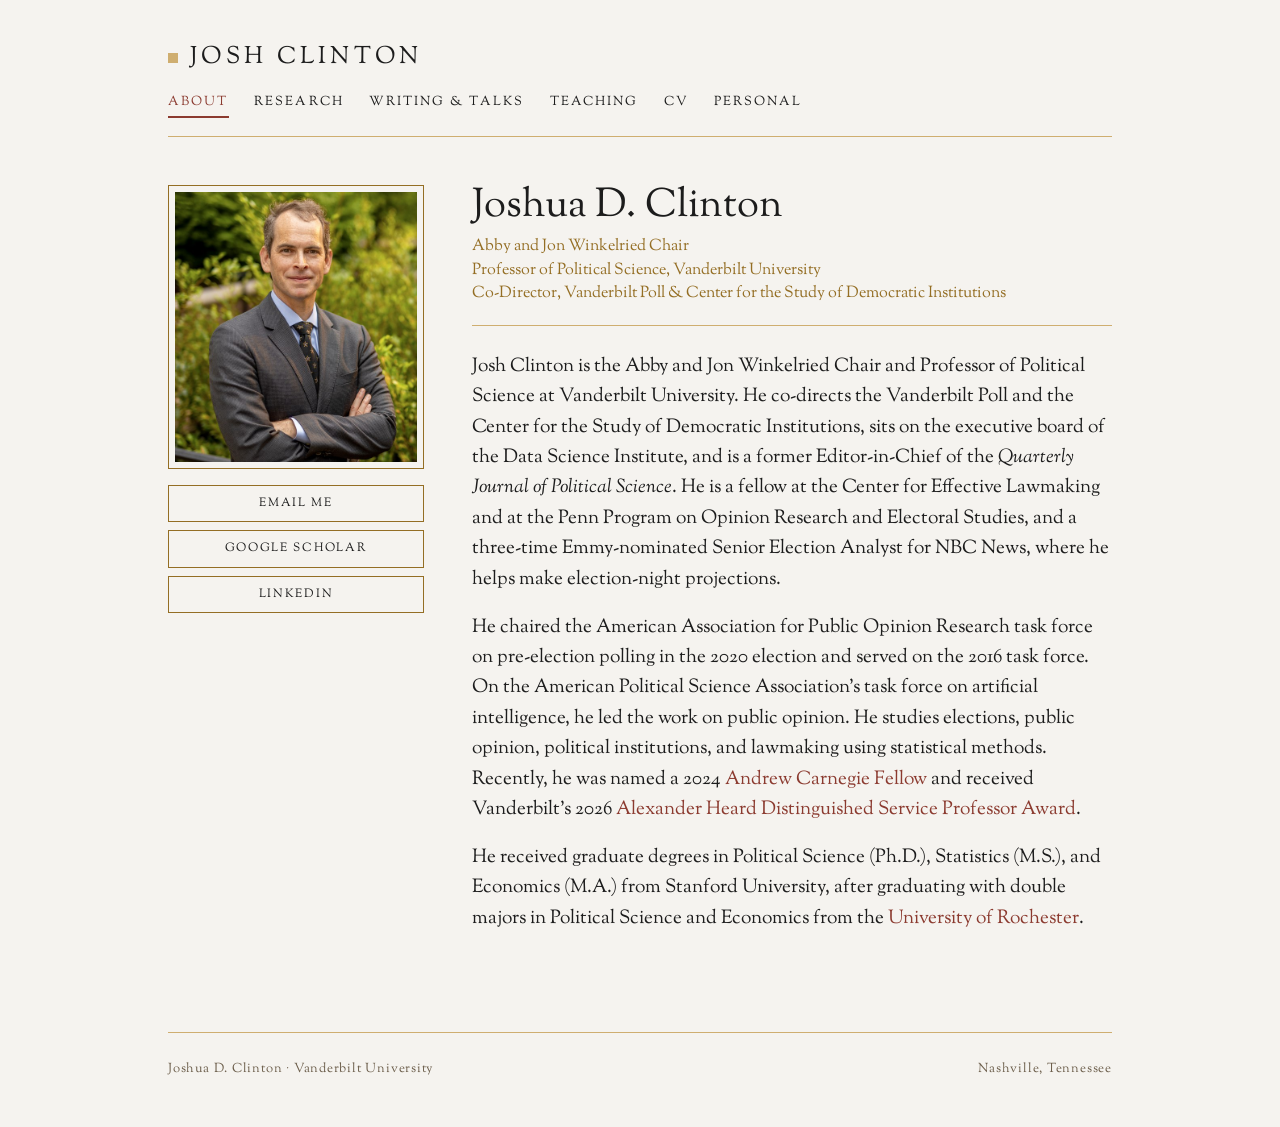
<file: index.html>
<!DOCTYPE html>
<html lang="en">
<head>
<meta charset="utf-8">
<meta name="viewport" content="width=device-width, initial-scale=1">
<title>Josh Clinton</title>
<link rel="preconnect" href="https://fonts.googleapis.com">
<link rel="preconnect" href="https://fonts.gstatic.com" crossorigin>
<link href="https://fonts.googleapis.com/css2?family=Sorts+Mill+Goudy:ital@0;1&display=swap" rel="stylesheet">
<meta name="description" content="Joshua D. Clinton, Abby and Jon Winkelried Chair and Professor of Political Science at Vanderbilt University. Elections, public opinion, Congress, and statistical methods.">
<link rel="icon" href="assets/favicon.svg" type="image/svg+xml">
<meta property="og:type" content="website">
<meta property="og:title" content="Josh Clinton">
<meta property="og:description" content="Joshua D. Clinton, Abby and Jon Winkelried Chair and Professor of Political Science at Vanderbilt University. Elections, public opinion, Congress, and statistical methods.">
<meta property="og:image" content="https://joshclinton.com/assets/clinton-portrait.jpg">
<meta property="og:url" content="https://joshclinton.com/">
<meta name="twitter:card" content="summary_large_image">
<link rel="stylesheet" href="styles.css">
</head>
<body>
<div class="page">

  <header class="masthead">
    <div class="wordmark">
      <span class="peg"></span>
      <span class="name">Josh Clinton</span>
    </div>
    <nav class="nav">
      <a href="index.html" class="active">About</a>
      <a href="research.html">Research</a>
      <a href="writing.html">Writing &amp; Talks</a>
      <a href="teaching.html">Teaching</a>
      <a href="assets/clinton-cv.pdf" target="_blank">CV</a>
      <a href="personal.html">Personal</a>
    </nav>
  </header>

  <main class="about">
    <div class="about-side">
      <div class="portrait">
        <img src="assets/clinton-portrait.jpg" alt="Josh Clinton">
      </div>
      <div class="quicklinks">
        <a href="mailto:josh.clinton@vanderbilt.edu">Email me</a>
        <a href="https://scholar.google.com/citations?user=6umiavkAAAAJ" target="_blank">Google Scholar</a>
        <a href="https://www.linkedin.com/in/joshua-clinton-21802052/" target="_blank">LinkedIn</a>
      </div>
    </div>
    <div class="bio">
      <h1>Joshua D. Clinton</h1>
      <p class="titles">
        Abby and Jon Winkelried Chair<br>
        Professor of Political Science, Vanderbilt University<br>
        Co-Director, Vanderbilt Poll &amp; Center for the Study of Democratic Institutions
      </p>

      <!-- From the official bio (clinton's own wording). Draft for review. -->
      <p>Josh Clinton is the Abby and Jon Winkelried Chair and Professor of Political
      Science at Vanderbilt University. He co-directs the Vanderbilt Poll and the
      Center for the Study of Democratic Institutions, sits on the executive board
      of the Data Science Institute, and is a former Editor-in-Chief of the
      <em>Quarterly Journal of Political Science</em>. He is a fellow at the Center
      for Effective Lawmaking and at the Penn Program on Opinion Research and Electoral
      Studies, and a three-time Emmy-nominated Senior Election Analyst for NBC News,
      where he helps make election-night projections.</p>

      <p>He chaired the American Association for Public Opinion Research task force on
      pre-election polling in the 2020 election and served on the 2016 task force. On the
      American Political Science Association’s task force on artificial intelligence, he led
      the work on public opinion. He
      studies elections, public opinion, political institutions, and lawmaking using
      statistical methods. Recently, he was named a 2024
      <a href="https://www.carnegie.org/awards/honoree/joshua-d-clinton/" target="_blank">Andrew Carnegie Fellow</a>
      and received Vanderbilt’s 2026
      <a href="https://news.vanderbilt.edu/2026/04/13/nine-faculty-honored-for-outstanding-teaching-service-during-spring-faculty-assembly/" target="_blank">Alexander Heard Distinguished Service Professor Award</a>.</p>

      <p>He received graduate degrees in Political Science (Ph.D.), Statistics (M.S.),
      and Economics (M.A.) from Stanford University, after graduating with double
      majors in Political Science and Economics from the
      <a href="https://www.rochester.edu" target="_blank">University of Rochester</a>.</p>
    </div>
  </main>

  <footer class="foot">
    <span>Joshua D. Clinton · Vanderbilt University</span>
    <span>Nashville, Tennessee</span>
  </footer>

</div>
</body>
</html>
</file>
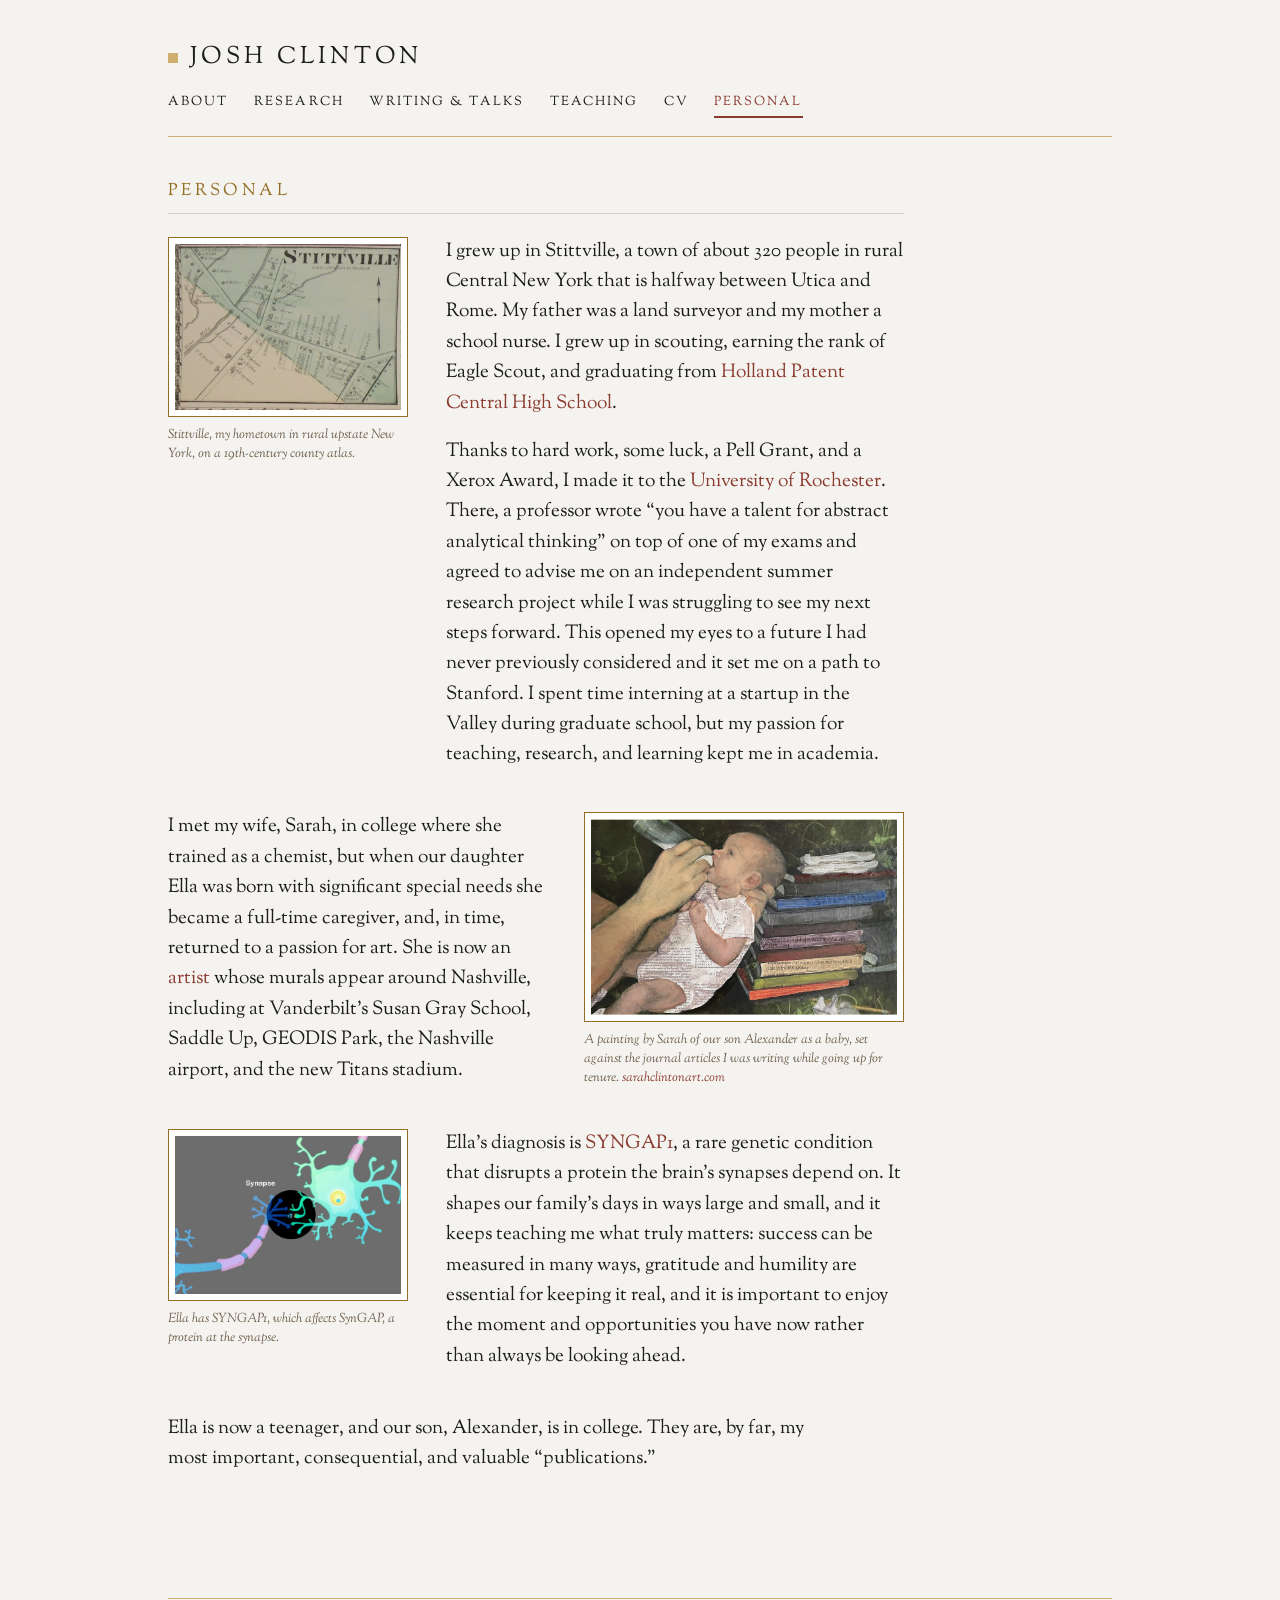
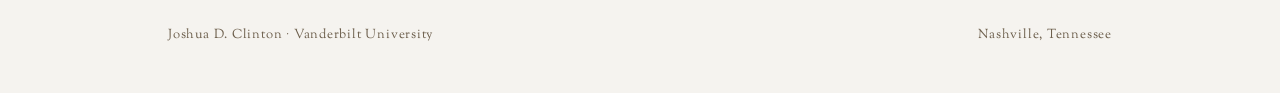
<file: personal.html>
<!DOCTYPE html>
<html lang="en">
<head>
<meta charset="utf-8">
<meta name="viewport" content="width=device-width, initial-scale=1">
<title>Personal · Josh Clinton</title>
<link rel="preconnect" href="https://fonts.googleapis.com">
<link rel="preconnect" href="https://fonts.gstatic.com" crossorigin>
<link href="https://fonts.googleapis.com/css2?family=Sorts+Mill+Goudy:ital@0;1&display=swap" rel="stylesheet">
<meta name="description" content="Joshua D. Clinton — a personal note: where I come from, how I got here, and the people who shape me.">
<link rel="icon" href="assets/favicon.svg" type="image/svg+xml">
<meta property="og:type" content="website">
<meta property="og:title" content="Personal · Josh Clinton">
<meta property="og:description" content="Joshua D. Clinton — a personal note: where I come from, how I got here, and the people who shape me.">
<meta property="og:image" content="https://joshclinton.com/assets/clinton-portrait.jpg">
<meta property="og:url" content="https://joshclinton.com/personal.html">
<meta name="twitter:card" content="summary_large_image">
<link rel="stylesheet" href="styles.css">
</head>
<body>
<div class="page">

  <header class="masthead">
    <div class="wordmark">
      <span class="peg"></span>
      <span class="name">Josh Clinton</span>
    </div>
    <nav class="nav">
      <a href="index.html">About</a>
      <a href="research.html">Research</a>
      <a href="writing.html">Writing &amp; Talks</a>
      <a href="teaching.html">Teaching</a>
      <a href="assets/clinton-cv.pdf" target="_blank">CV</a>
      <a href="personal.html" class="active">Personal</a>
    </nav>
  </header>

  <main class="prose-page">
    <h1 class="section-title">Personal</h1>

    <!-- Person-focused. Image + text in aligned columns, alternating sides. -->
    <div class="life-row">
      <figure class="life-img">
        <div class="frame"><img src="assets/stittville-map.jpg"
          alt="A 19th-century map of Stittville, New York"></div>
        <figcaption>Stittville, my hometown in rural upstate New York, on a
        19th-century county atlas.</figcaption>
      </figure>
      <div class="life-text">
        <p>I grew up in Stittville, a town of about 320 people in rural Central New York
        that is halfway between Utica and Rome. My father was a land surveyor and my mother a school nurse. I grew up in
        scouting, earning the rank of Eagle Scout, and graduating from
        <a href="https://www.hpschools.org/schools/holland-patent-high-school" target="_blank">Holland Patent Central High School</a>.</p>

        <p>Thanks to hard work, some luck, a Pell Grant, and a Xerox Award, I made it to the
        <a href="https://www.rochester.edu" target="_blank">University of Rochester</a>. There,
        a professor wrote “you have a talent for abstract analytical thinking” on top of one of
        my exams and agreed to advise me on an independent summer research project while I
        was struggling to see my next steps forward. This opened my eyes to a future I had
        never previously considered and it set me on a path to Stanford. I spent time interning at a startup in the Valley during graduate school,
        but my passion for teaching, research, and learning kept me in academia.</p>
      </div>
    </div>

    <div class="life-row reverse big-img">
      <figure class="life-img">
        <div class="frame"><img src="assets/sarah-alexander.jpg"
          alt="A painting by Sarah Clinton of Alexander as a baby, set against a stack of academic papers"></div>
        <figcaption>A painting by Sarah of our son Alexander as a baby, set against the
        journal articles I was writing while going up for tenure.
        <a href="https://www.sarahclintonart.com" target="_blank">sarahclintonart.com</a></figcaption>
      </figure>
      <div class="life-text">
        <p>I met my wife, Sarah, in college where she trained as a chemist, but when our
        daughter Ella was born with significant special needs she became a full-time
        caregiver, and, in time, returned to a passion for art. She is now an
        <a href="https://www.sarahclintonart.com" target="_blank">artist</a> whose murals
        appear around Nashville, including at Vanderbilt’s Susan Gray School, Saddle Up,
        GEODIS Park, the Nashville airport, and the new Titans stadium.</p>
      </div>
    </div>

    <div class="life-row">
      <figure class="life-img">
        <div class="frame"><img src="assets/synapse.jpg"
          alt="Illustration of a neuronal synapse"></div>
        <figcaption>Ella has SYNGAP1, which affects SynGAP, a protein at the synapse.</figcaption>
      </figure>
      <div class="life-text">
        <p>Ella’s diagnosis is
        <a href="https://curesyngap1.org/what-is-syngap1/" target="_blank">SYNGAP1</a>, a rare
        genetic condition that disrupts a protein the brain’s synapses depend on. It shapes
        our family’s days in ways large and small, and it keeps teaching me what truly
        matters: success can be measured in many ways, gratitude and humility are essential
        for keeping it real, and it is important to enjoy the moment and opportunities you
        have now rather than always be looking ahead.</p>
      </div>
    </div>

    <p class="life-close">Ella is now a teenager, and our son, Alexander, is in college. They
    are, by far, my most important, consequential, and valuable “publications.”</p>
  </main>

  <footer class="foot">
    <span>Joshua D. Clinton · Vanderbilt University</span>
    <span>Nashville, Tennessee</span>
  </footer>

</div>
</body>
</html>
</file>
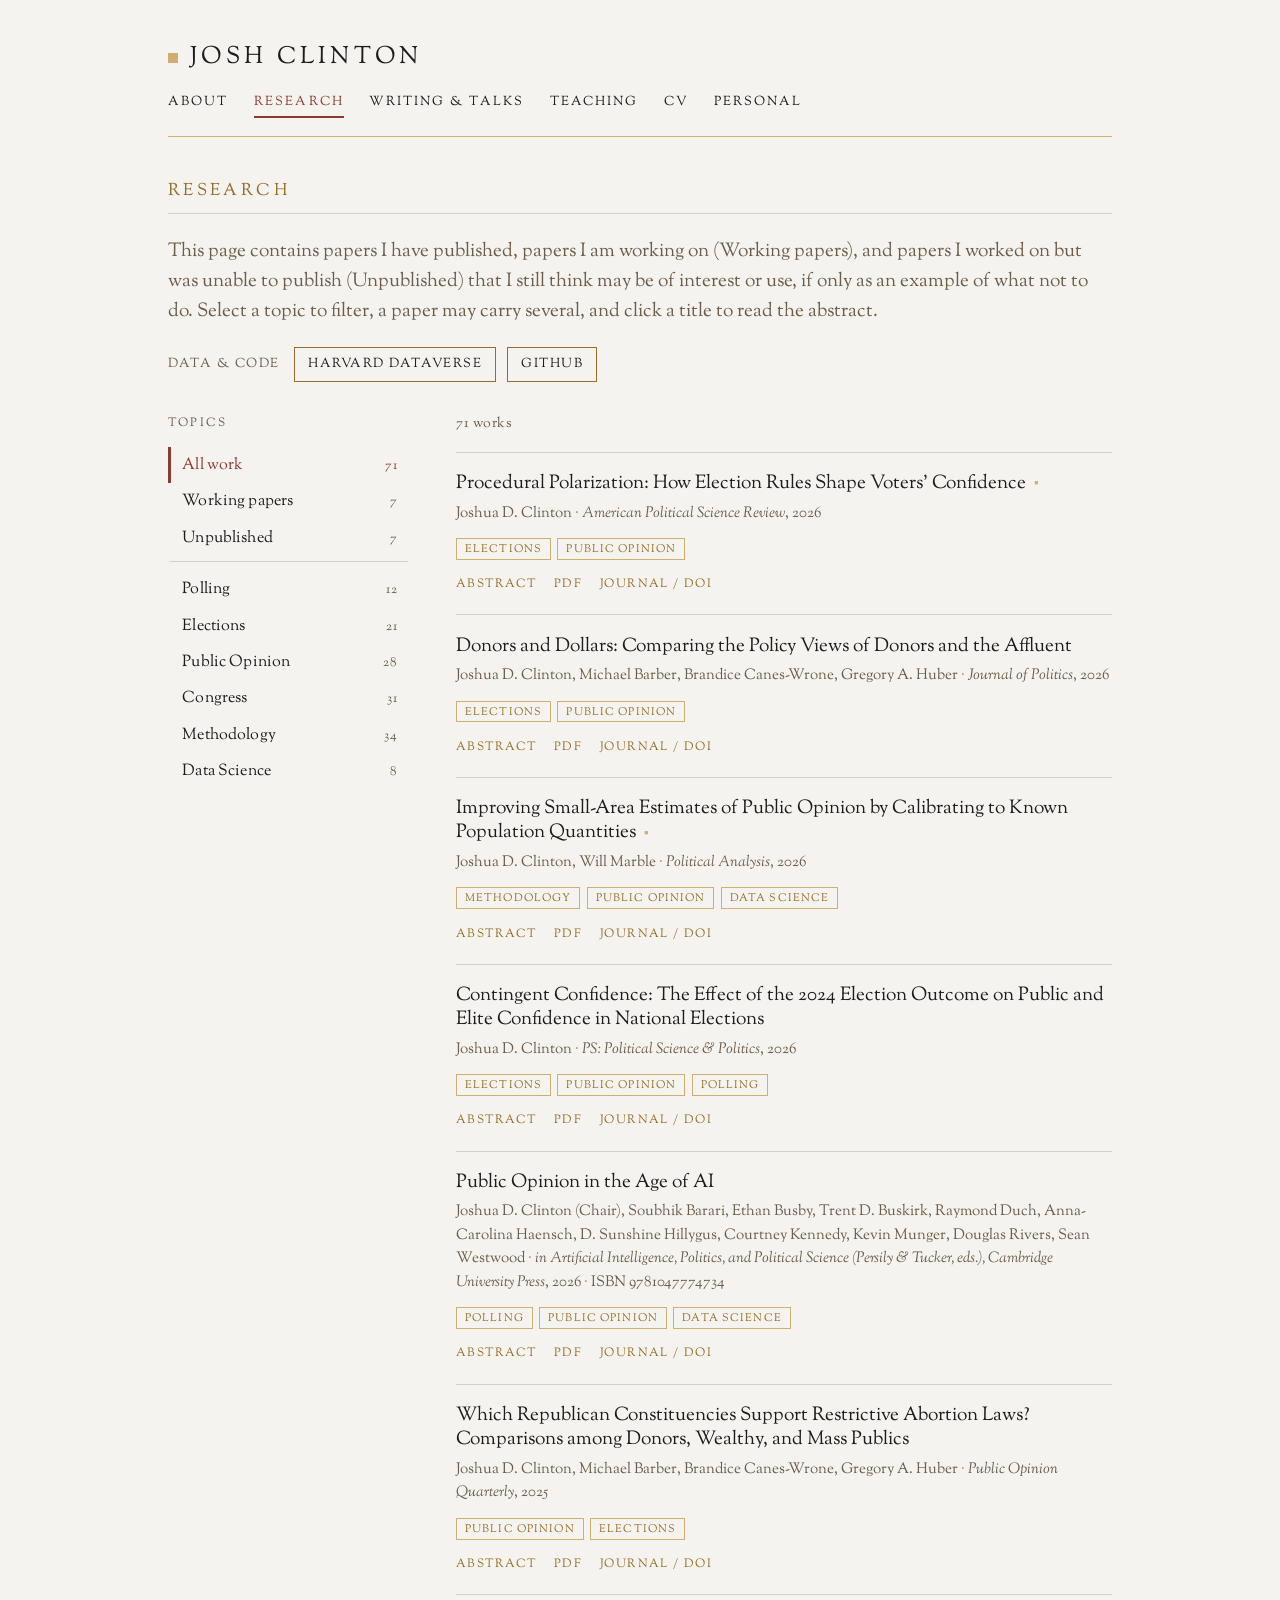
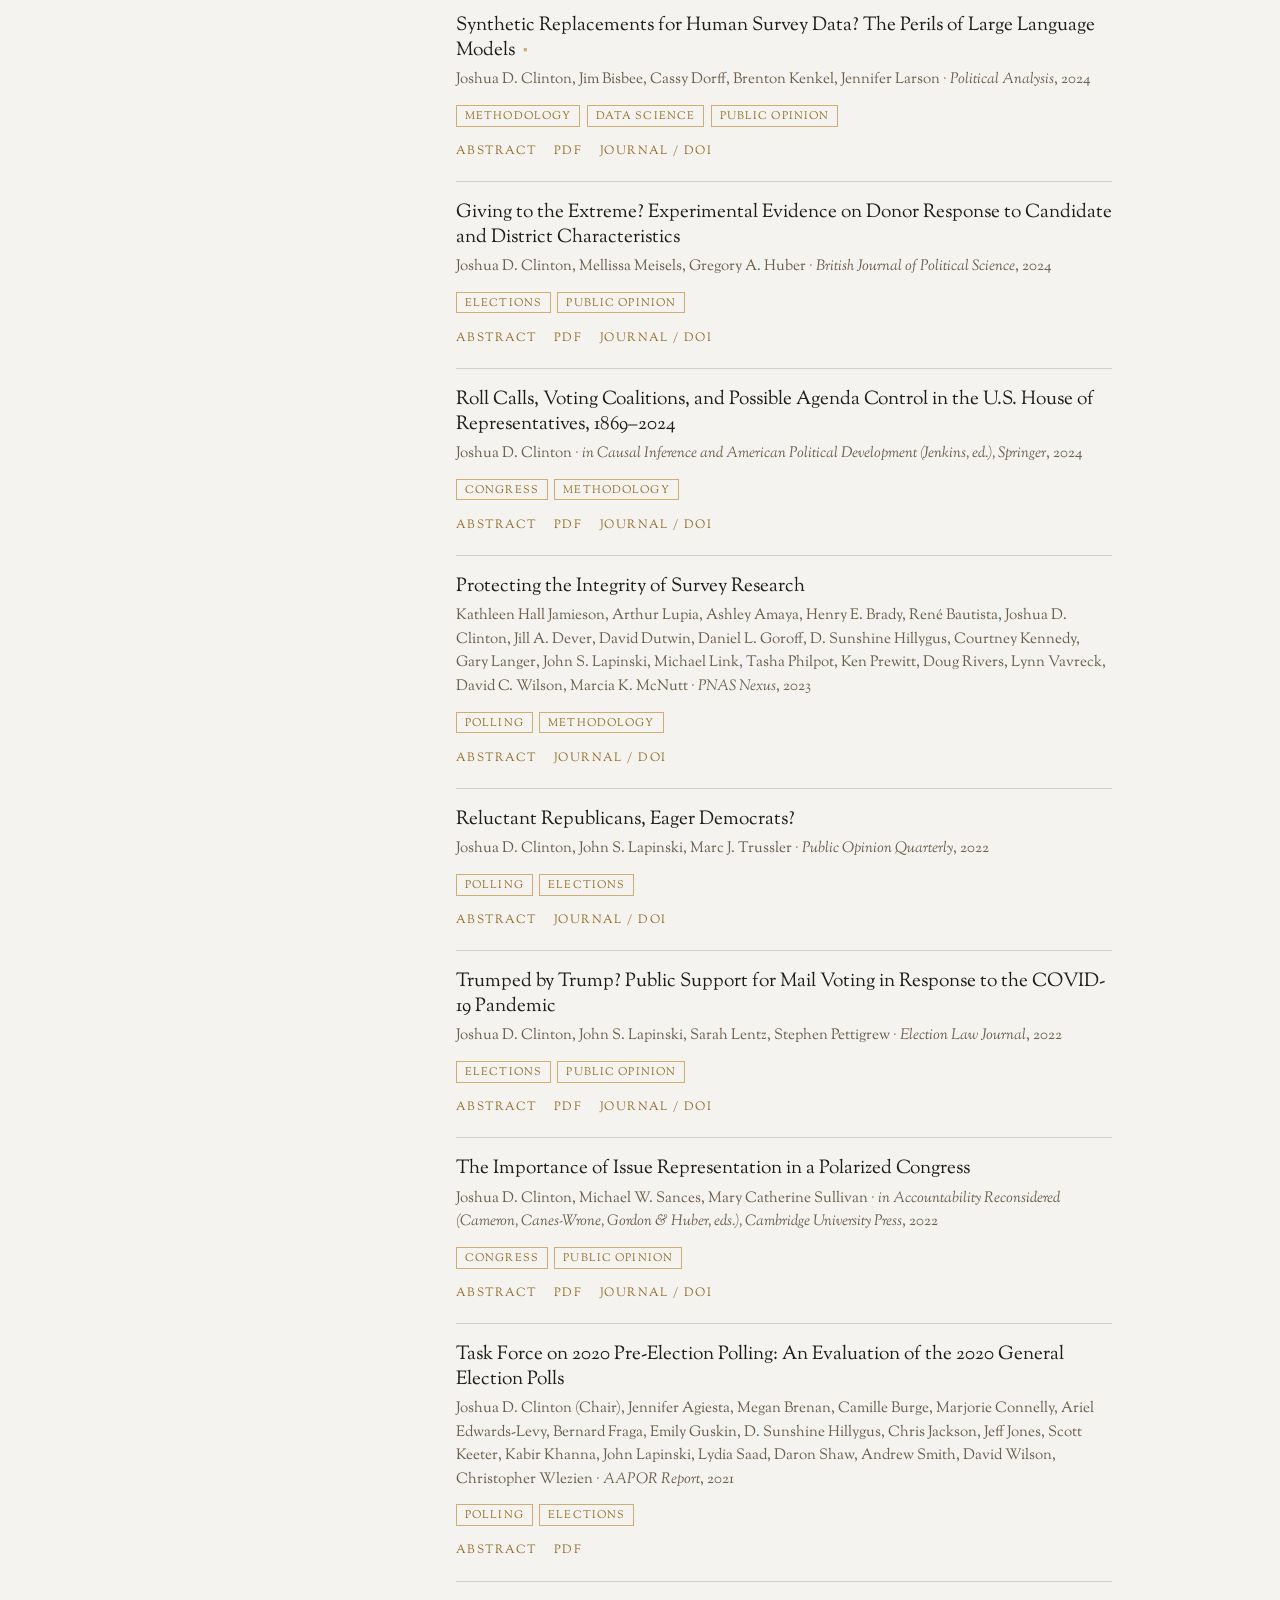
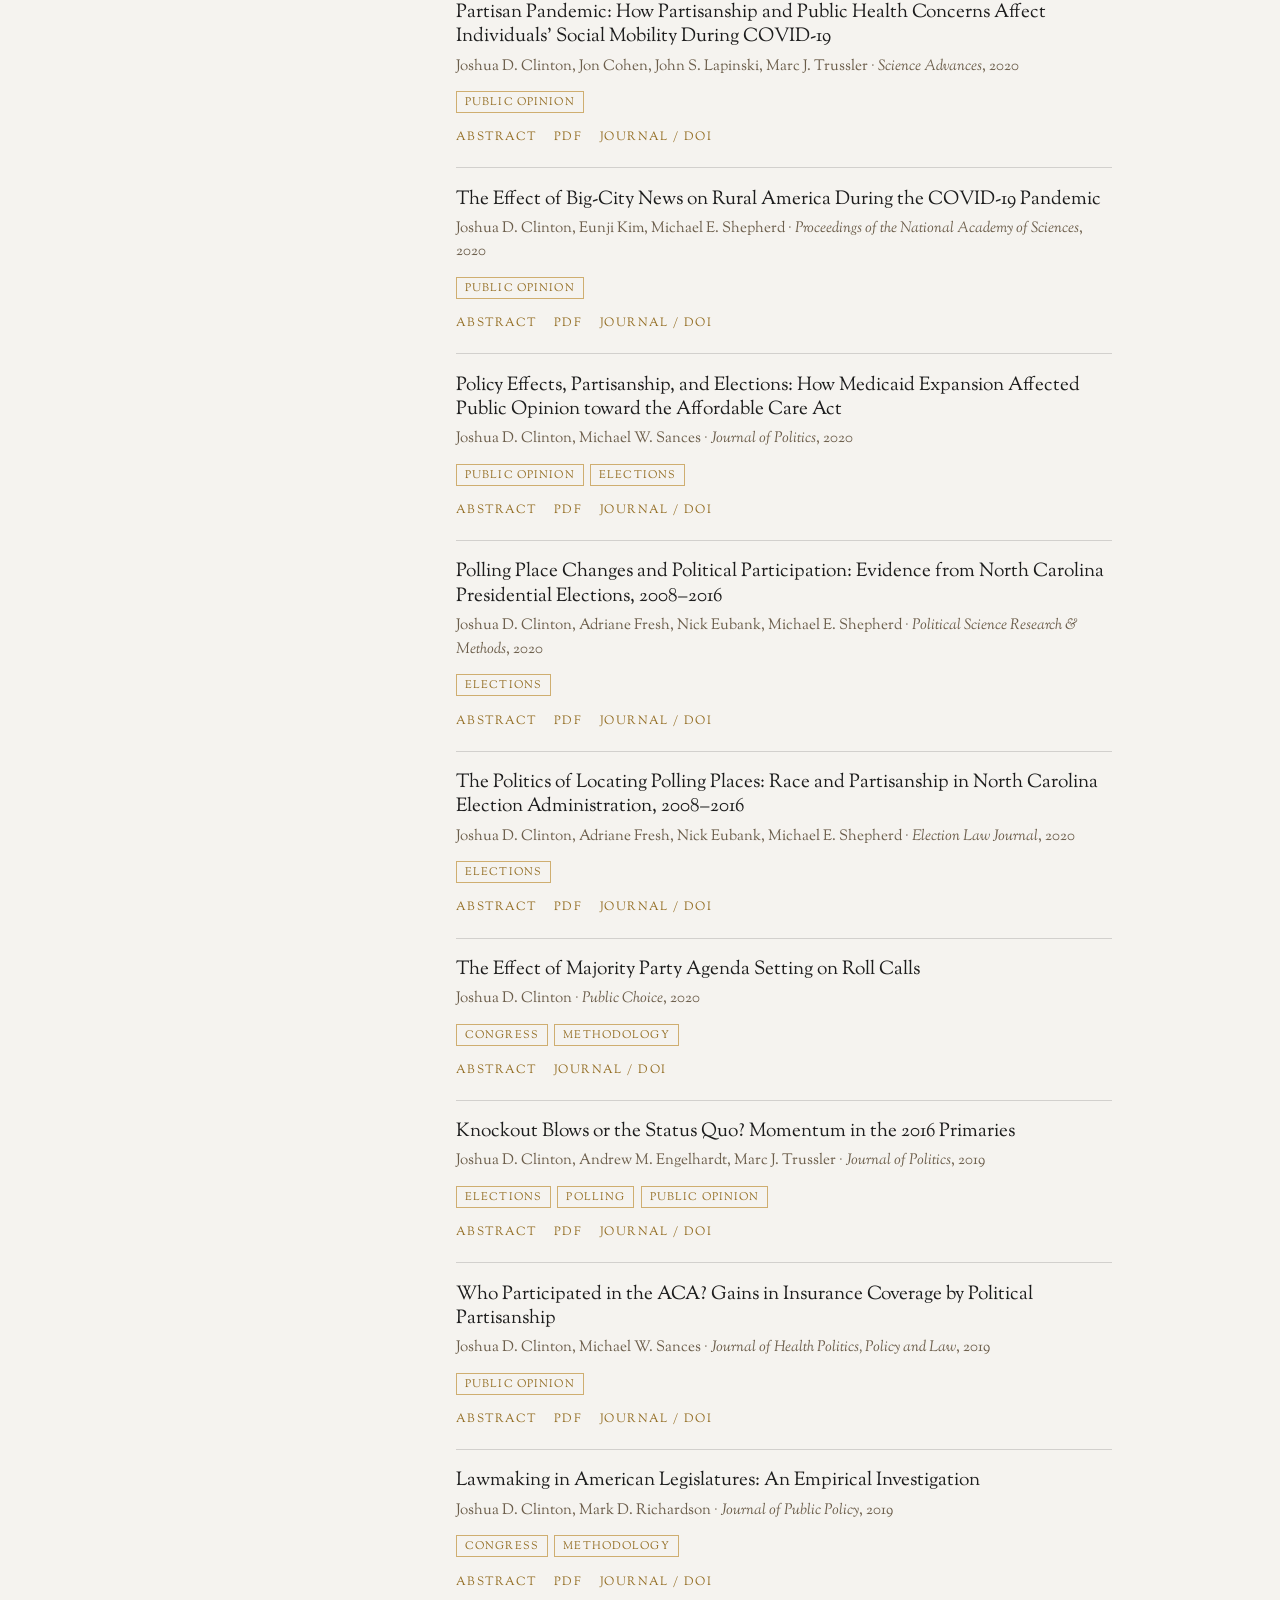
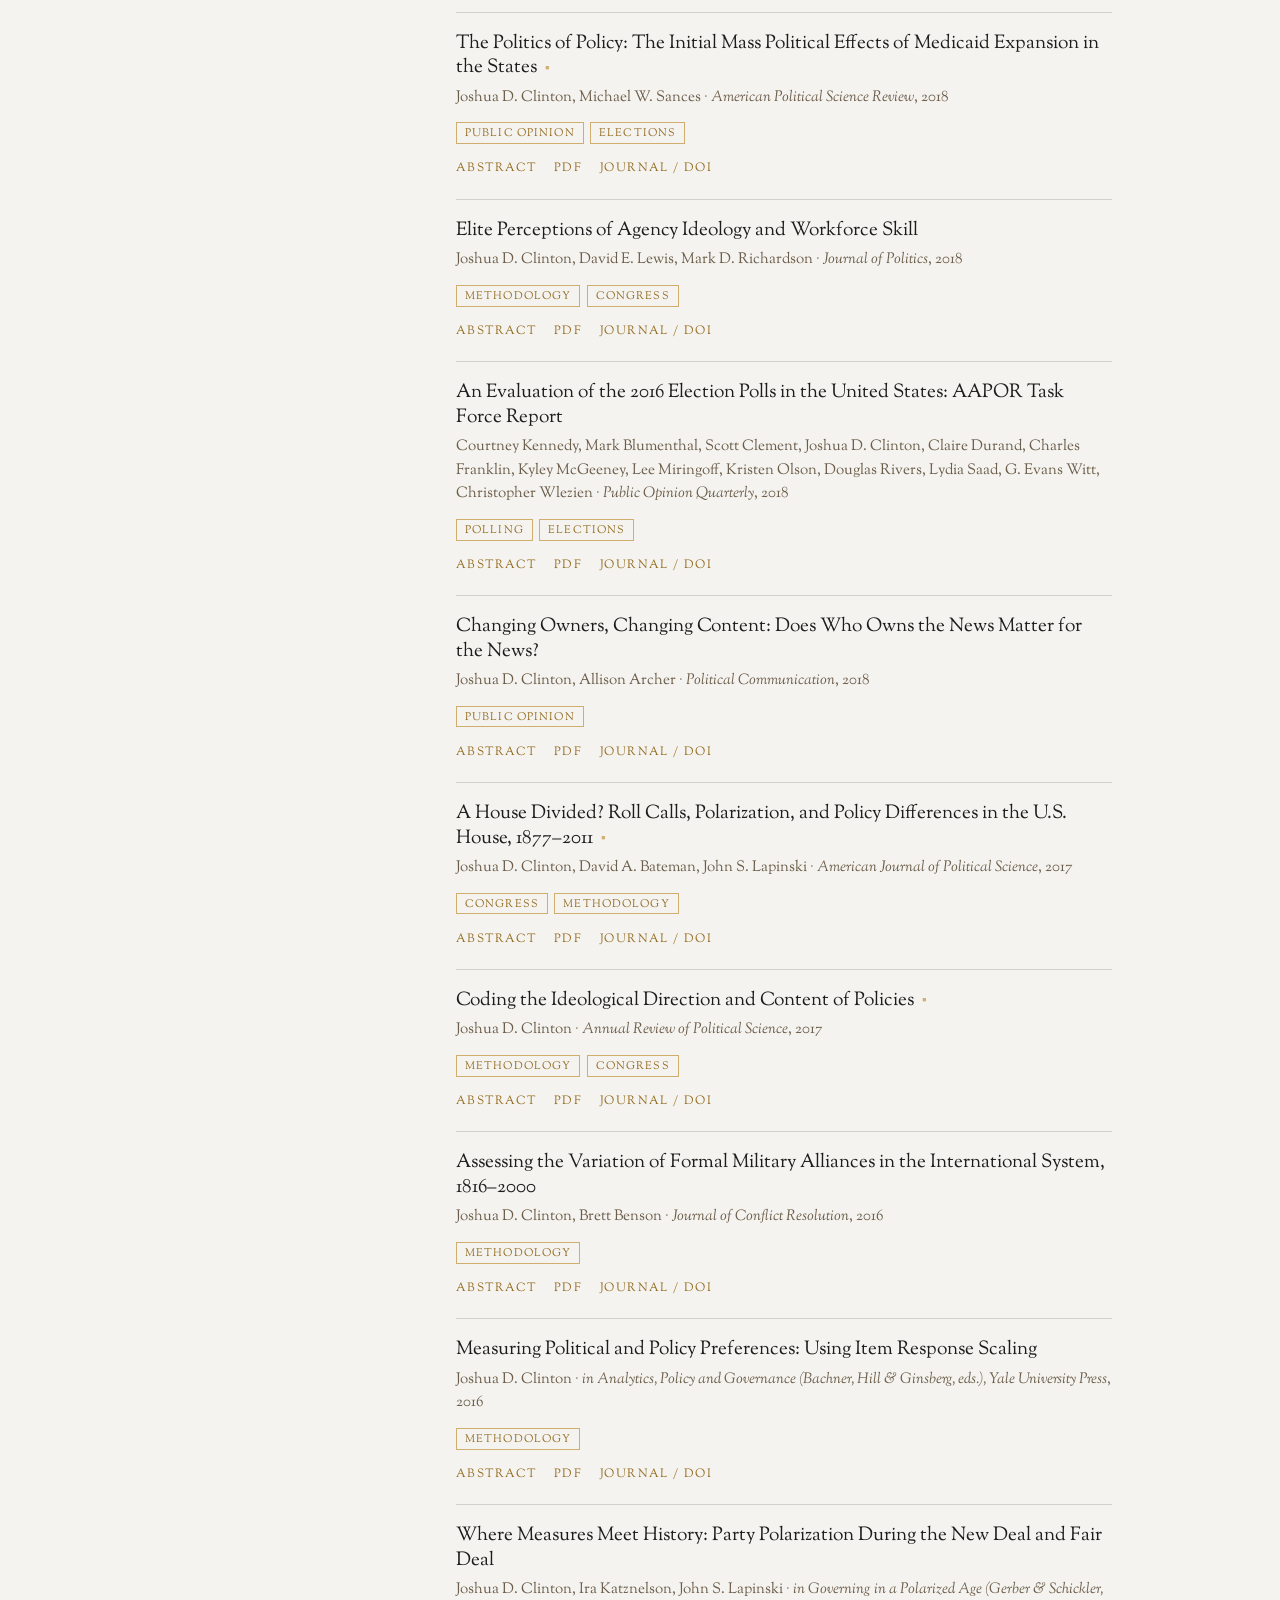
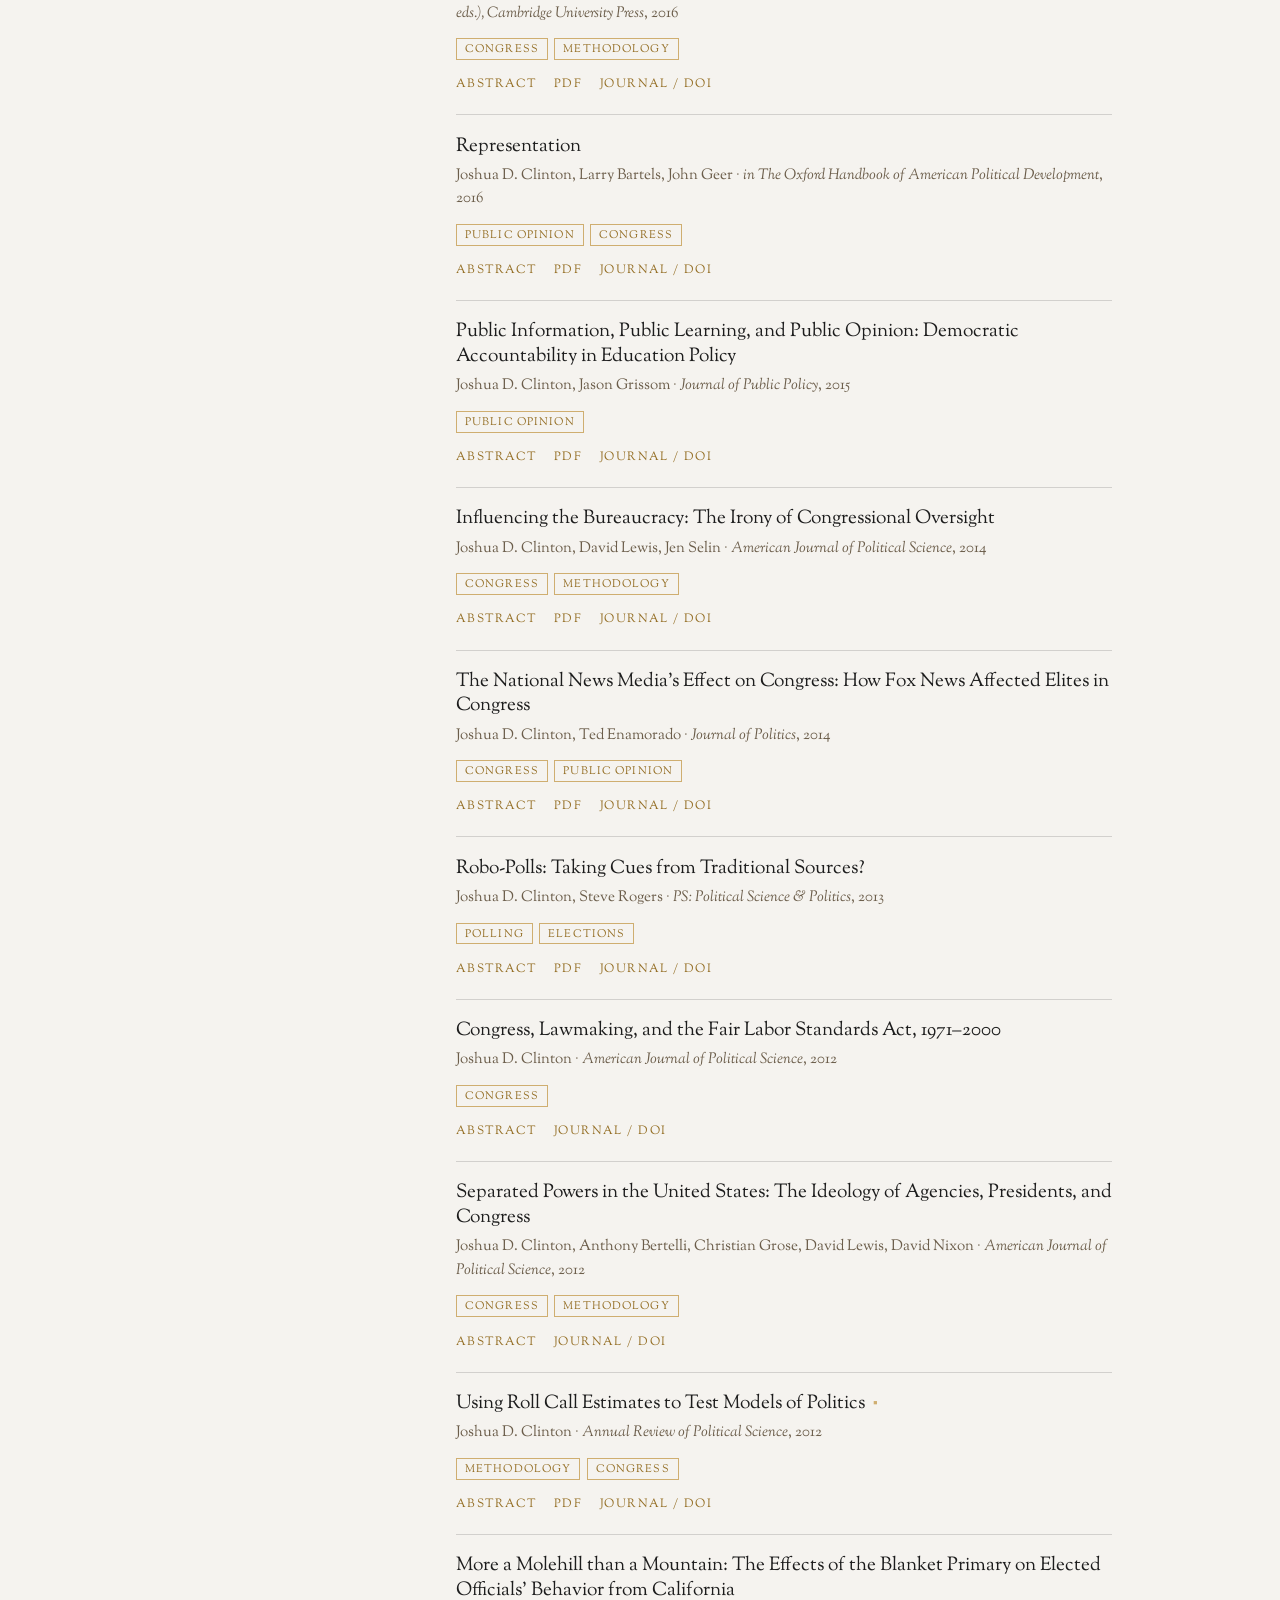
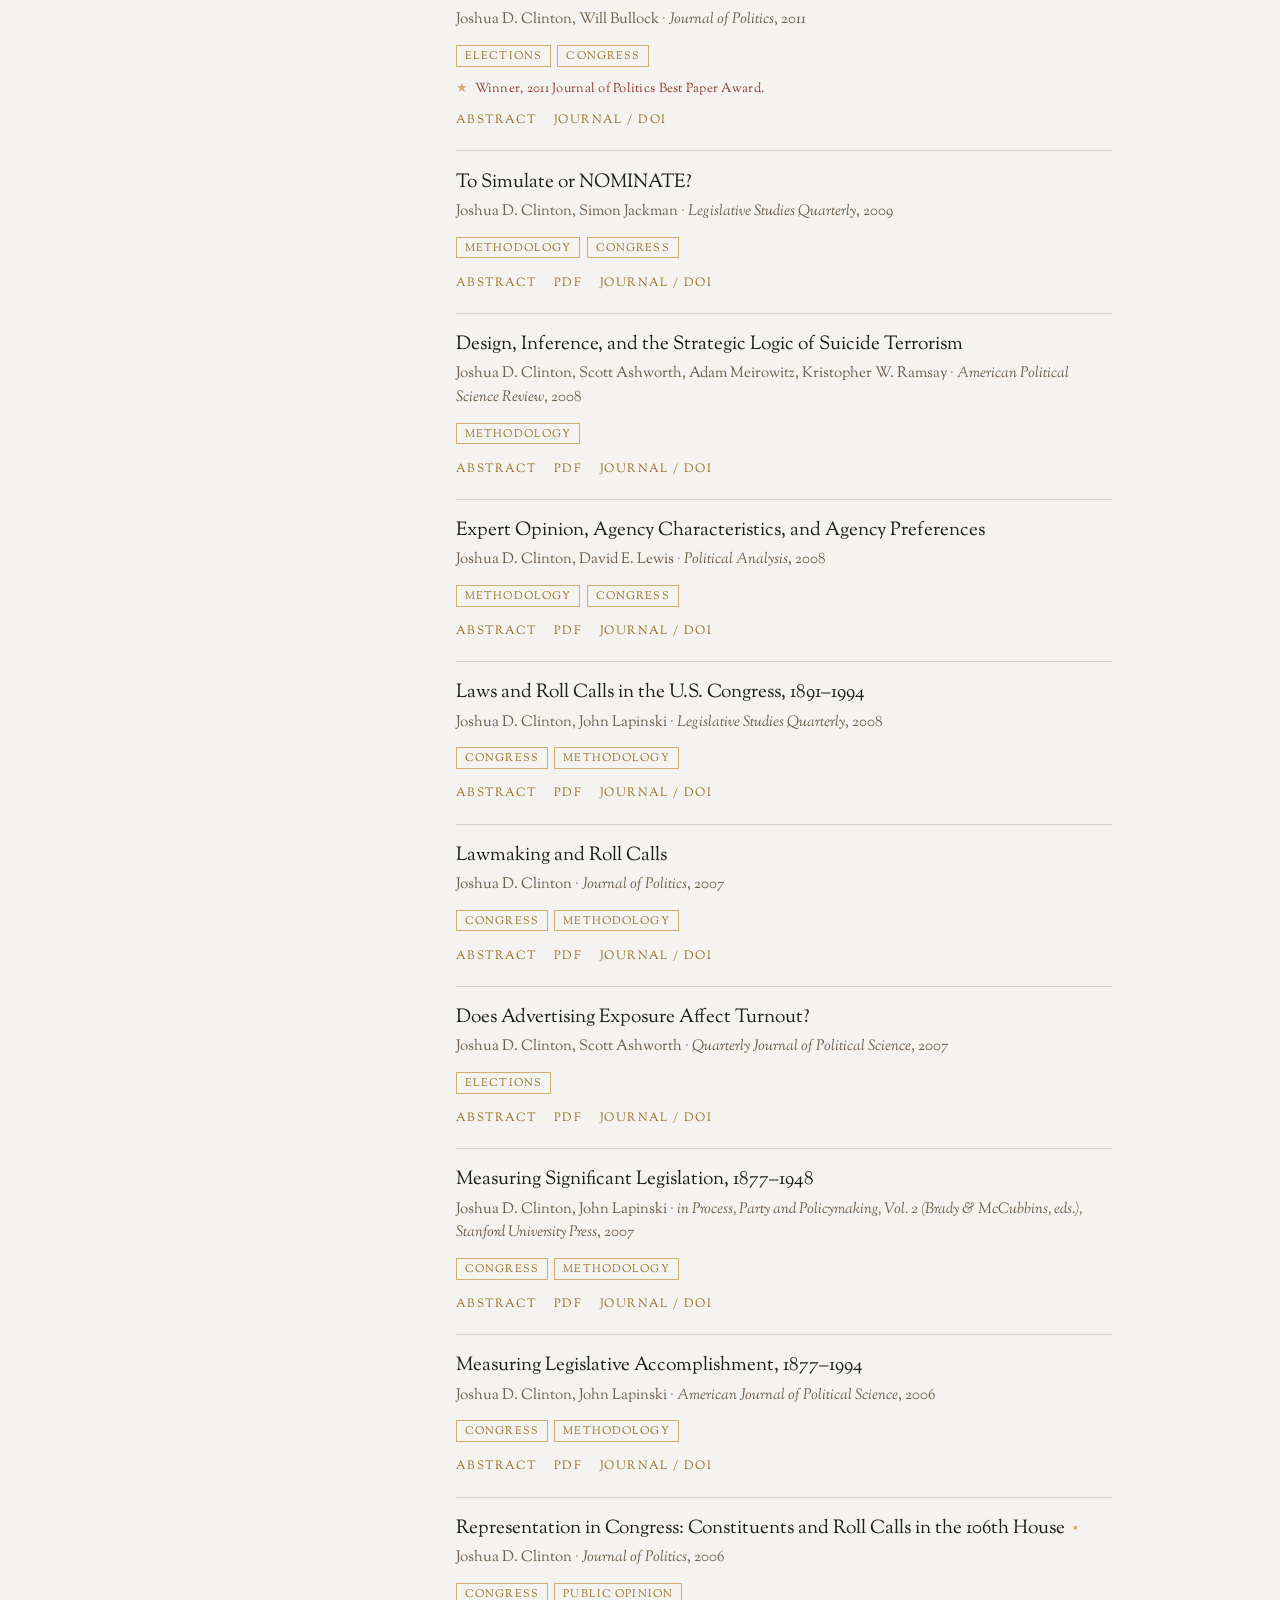
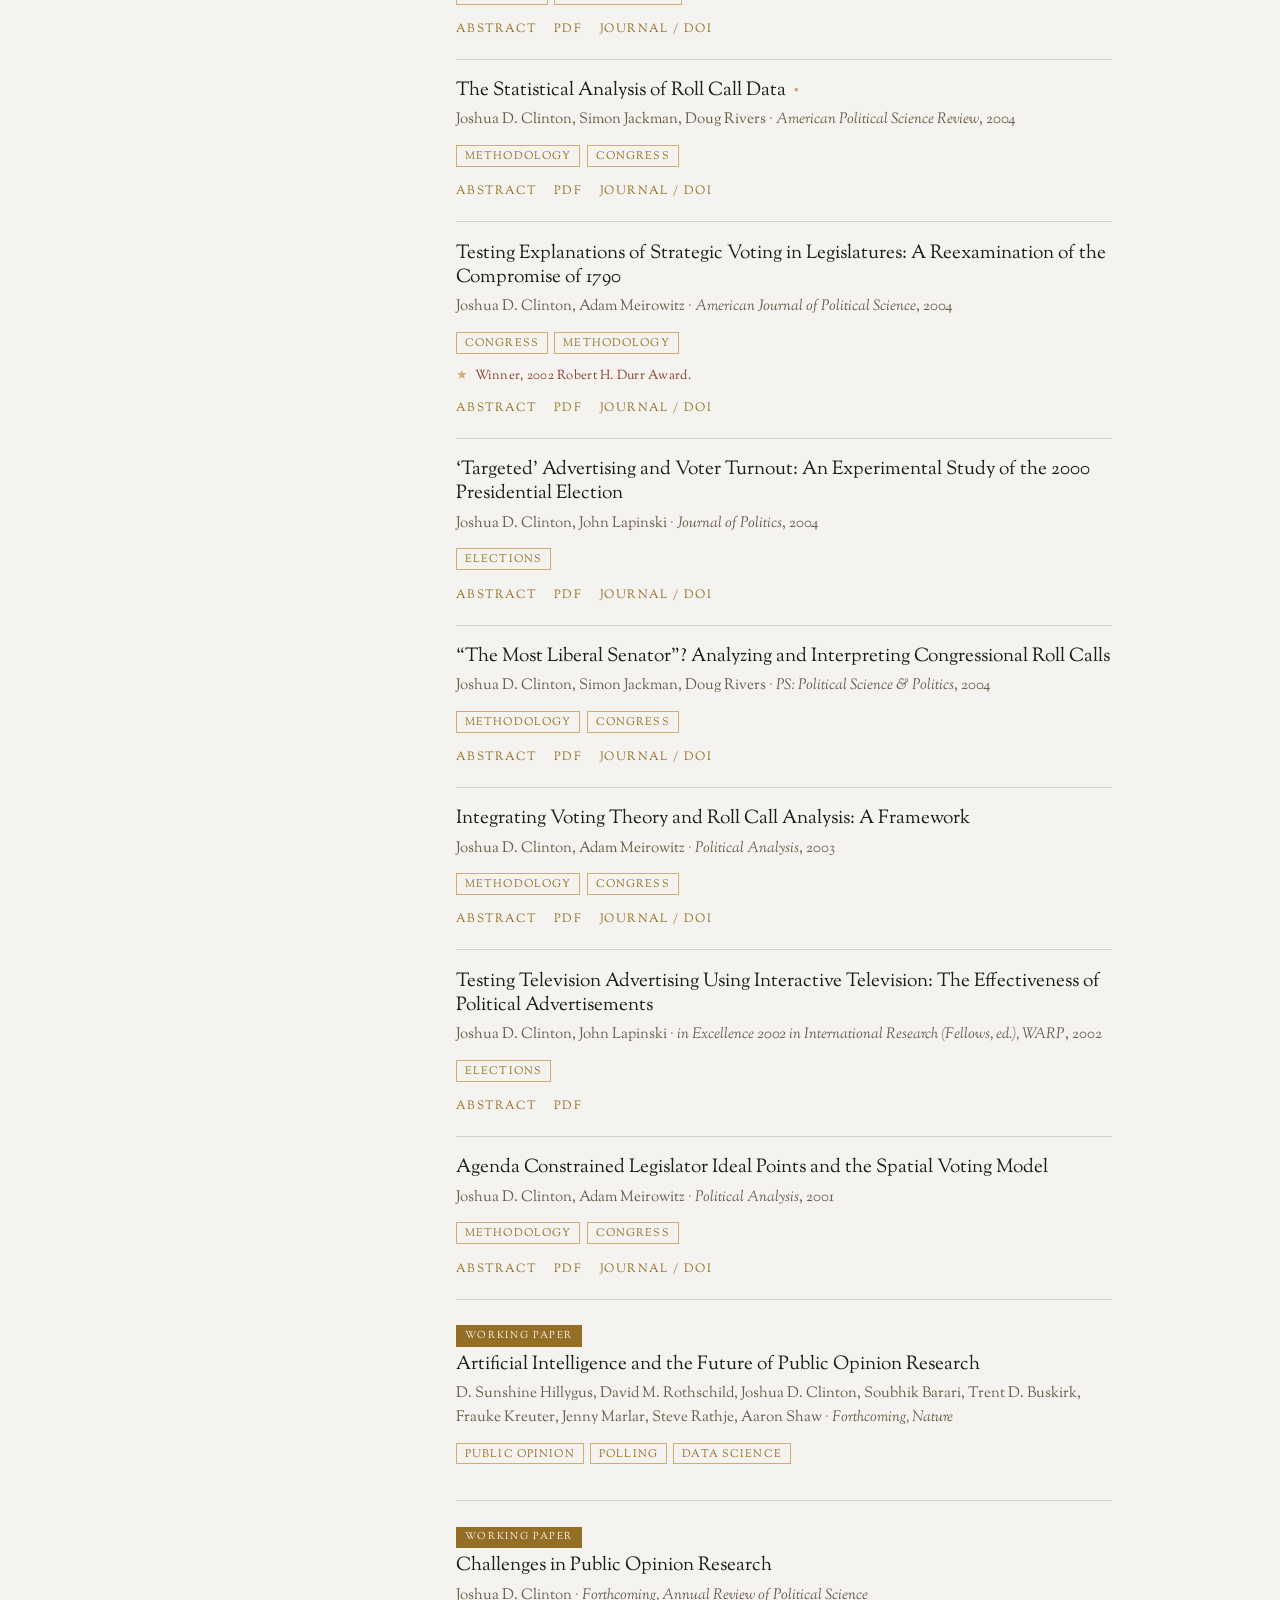
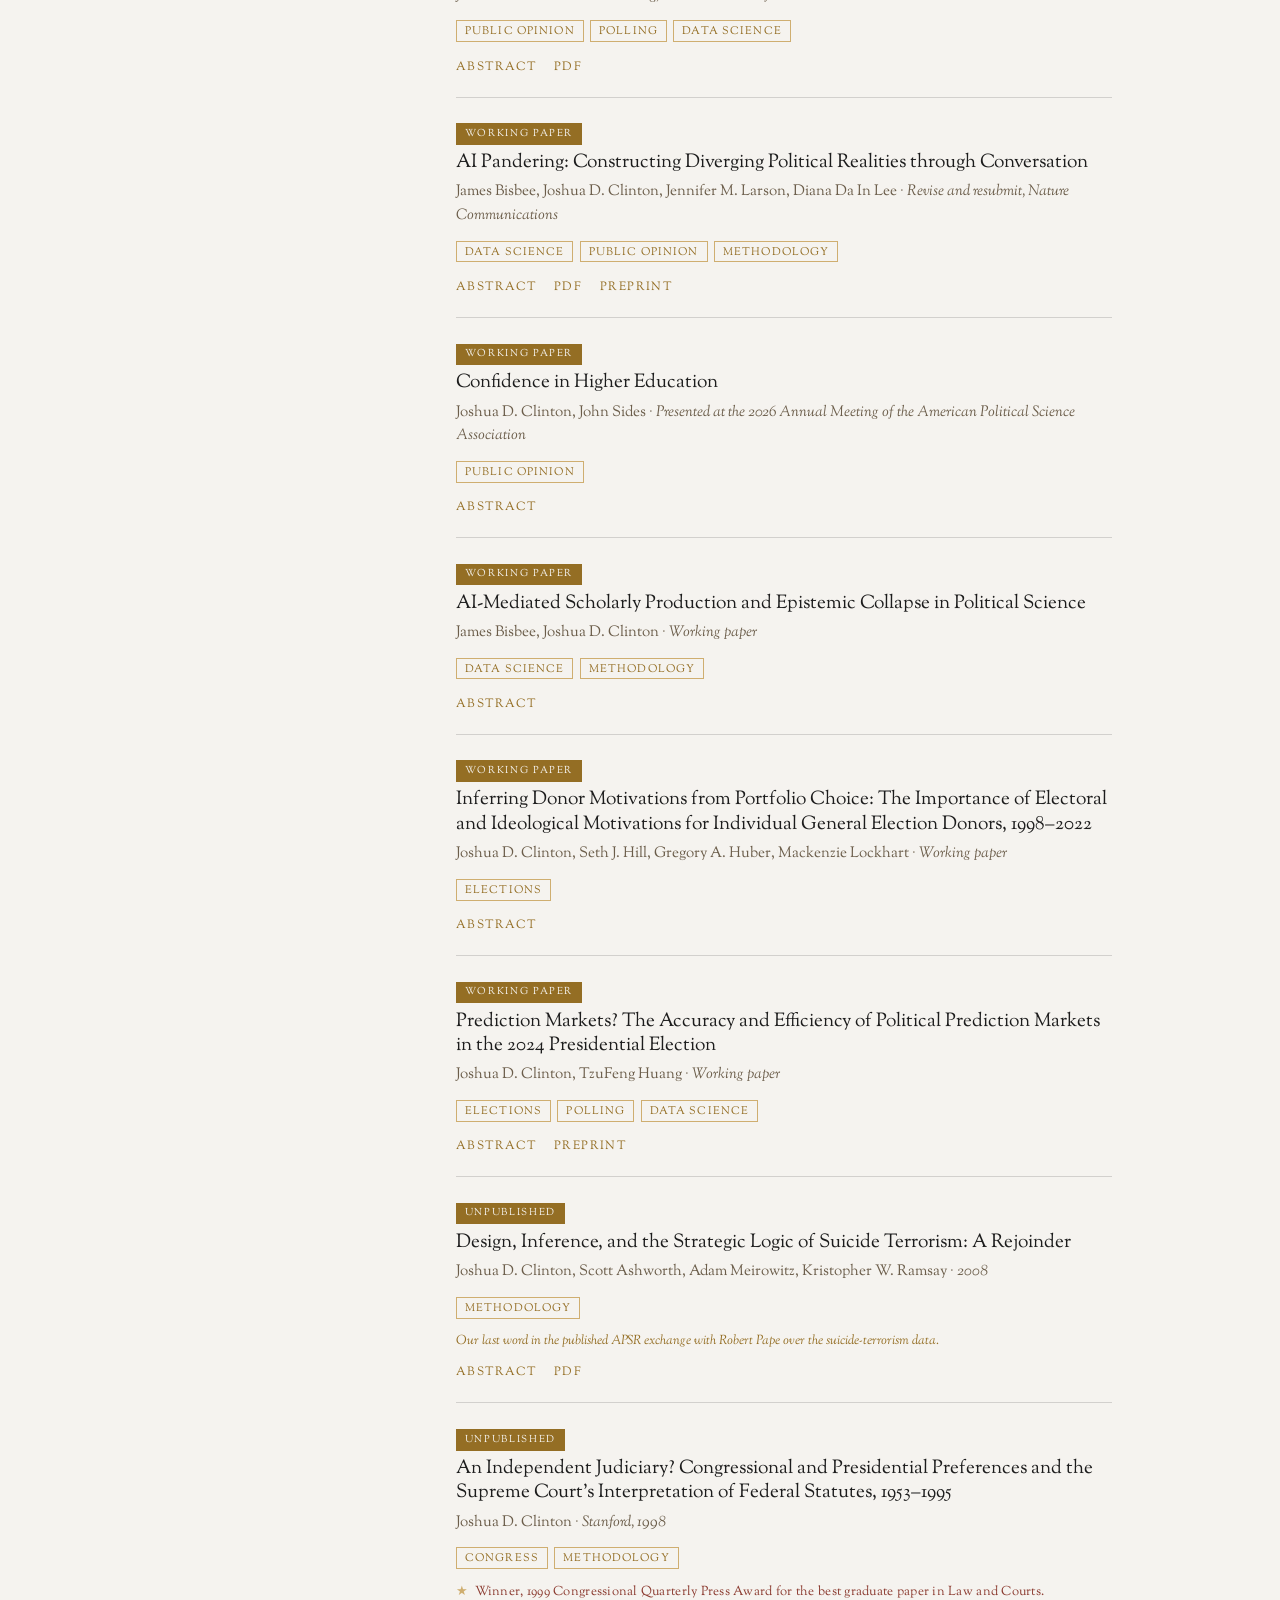
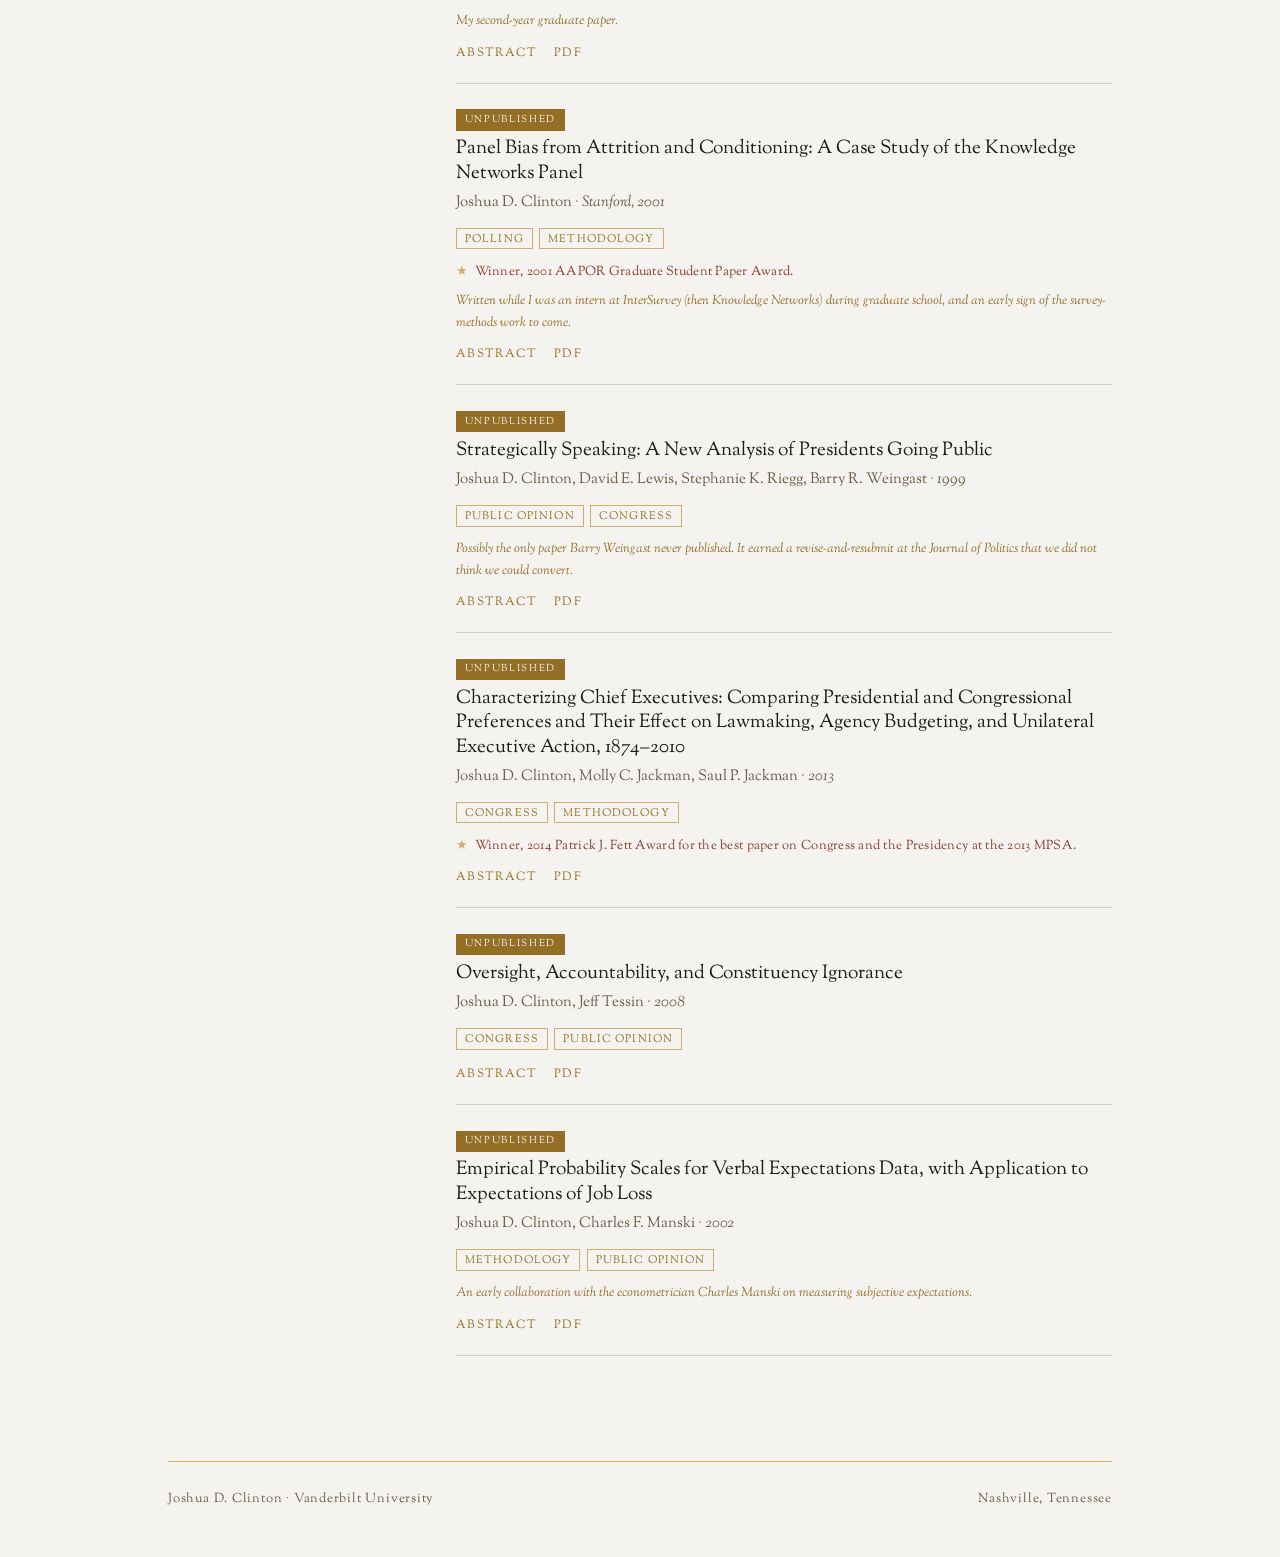
<file: research.html>
<!DOCTYPE html>
<html lang="en">
<head>
<meta charset="utf-8">
<meta name="viewport" content="width=device-width, initial-scale=1">
<title>Research · Josh Clinton</title>
<link rel="preconnect" href="https://fonts.googleapis.com">
<link rel="preconnect" href="https://fonts.gstatic.com" crossorigin>
<link href="https://fonts.googleapis.com/css2?family=Sorts+Mill+Goudy:ital@0;1&display=swap" rel="stylesheet">
<meta name="description" content="Publications by Joshua D. Clinton on elections, public opinion, Congress, polling, and statistical methodology.">
<link rel="icon" href="assets/favicon.svg" type="image/svg+xml">
<meta property="og:type" content="website">
<meta property="og:title" content="Research · Josh Clinton">
<meta property="og:description" content="Publications by Joshua D. Clinton on elections, public opinion, Congress, polling, and statistical methodology.">
<meta property="og:image" content="https://joshclinton.com/assets/clinton-portrait.jpg">
<meta property="og:url" content="https://joshclinton.com/research.html">
<meta name="twitter:card" content="summary_large_image">
<link rel="stylesheet" href="styles.css">
</head>
<body>
<div class="page">

  <header class="masthead">
    <div class="wordmark">
      <span class="peg"></span>
      <span class="name">Josh Clinton</span>
    </div>
    <nav class="nav">
      <a href="index.html">About</a>
      <a href="research.html" class="active">Research</a>
      <a href="writing.html">Writing &amp; Talks</a>
      <a href="teaching.html">Teaching</a>
      <a href="assets/clinton-cv.pdf" target="_blank">CV</a>
      <a href="personal.html">Personal</a>
    </nav>
  </header>

  <main class="research">
    <h1 class="section-title">Research</h1>
    <p class="research-intro">This page contains papers I have published, papers I am
    working on (Working papers), and papers I worked on but was unable to publish
    (Unpublished) that I still think may be of interest or use, if only as an example of
    what not to do. Select
    a topic to filter, a paper may carry several, and click a title to read the abstract.</p>

    <p class="data-links">
      <span class="label">Data &amp; code</span>
      <a href="https://dataverse.harvard.edu/dataverse/jclinton" target="_blank">Harvard Dataverse</a>
      <a href="https://github.com/joshclinton" target="_blank">GitHub</a>
    </p>

    <div class="research-grid">
      <aside class="topics">
        <h2>Topics</h2>
        <div class="topic-list" id="topicList"><!-- rendered by JS --></div>
      </aside>

      <section>
        <p class="result-count" id="resultCount"></p>
        <div class="papers" id="paperList"><!-- rendered by JS --></div>
      </section>
    </div>
  </main>

  <footer class="foot">
    <span>Joshua D. Clinton · Vanderbilt University</span>
    <span>Nashville, Tennessee</span>
  </footer>

</div>

<!-- Real corpus, built from /Published. Defines PUBLICATIONS and TOPIC_ORDER. -->
<!-- load the publications data with a timestamp so browsers never show a stale cached copy -->
<script>document.write('<script src="publications.js?v=' + Date.now() + '"><\/script>');</script>
<script>
/* ---- render (data lives in publications.js) ---------------------- */
let activeTopic = null;

function topicCounts() {
  const c = {};
  TOPIC_ORDER.forEach(t => c[t] = 0);
  PUBLICATIONS.forEach(p => p.topics.forEach(t => { if (t in c) c[t]++; }));
  return c;
}

function renderTopics() {
  const counts = topicCounts();
  const el = document.getElementById("topicList");
  const workingCount = PUBLICATIONS.filter(p => p.type === "working").length;
  const unpubCount = PUBLICATIONS.filter(p => p.type === "unpublished").length;
  const all = `<button class="topic ${activeTopic === null ? "active" : ""}" data-topic="">
      <span>All work</span><span class="count">${PUBLICATIONS.length}</span></button>`;
  const working = `<button class="topic ${activeTopic === "__working__" ? "active" : ""}" data-topic="__working__">
      <span>Working papers</span><span class="count">${workingCount}</span></button>`;
  const unpub = `<button class="topic topic--working ${activeTopic === "__unpublished__" ? "active" : ""}" data-topic="__unpublished__">
      <span>Unpublished</span><span class="count">${unpubCount}</span></button>`;
  const items = TOPIC_ORDER.map(t =>
    `<button class="topic topic--cat ${activeTopic === t ? "active" : ""}" data-topic="${t}">
      <span>${t}</span><span class="count">${counts[t]}</span></button>`).join("");
  el.innerHTML = all + working + unpub + items;
  el.querySelectorAll(".topic").forEach(b =>
    b.addEventListener("click", () => { activeTopic = b.dataset.topic || null; render(); }));
}

// journal tiers (1 = highest) used only as a within-year tiebreaker. Adjust freely.
const VENUE_RANK = {
  "American Political Science Review": 1,
  "Proceedings of the National Academy of Sciences": 2,
  "Science Advances": 2,
  "American Journal of Political Science": 2,
  "Journal of Politics": 3,
  "British Journal of Political Science": 4,
  "Quarterly Journal of Political Science": 4,
  "Political Analysis": 4,
  "Political Science Research & Methods": 4,
  "Public Opinion Quarterly": 5,
  "Annual Review of Political Science": 5,
  "PNAS Nexus": 5,
  "Journal of Conflict Resolution": 6,
  "Legislative Studies Quarterly": 6,
  "Political Communication": 6,
  "Journal of Public Policy": 6,
  "Journal of Health Politics, Policy and Law": 6,
  "Election Law Journal": 6,
  "Public Choice": 6,
  "PS: Political Science & Politics": 7,
};

function renderPapers() {
  // published newest-first (journal tier within a year); working papers, then unpublished, last
  const isWP = p => p.type === "working" || p.type === "unpublished";
  const yearRank  = p => p.type === "working" ? -1 : p.type === "unpublished" ? -2 : p.year;
  const venueScore = p =>
    p.type === "chapter" ? 8 :
    p.type === "report"  ? 9 :
    (VENUE_RANK[p.venue] ?? 6.5);
  const matches = p =>
    activeTopic === null ? true :
    activeTopic === "__working__" ? p.type === "working" :
    activeTopic === "__unpublished__" ? p.type === "unpublished" :
    p.topics.includes(activeTopic);
  const list = PUBLICATIONS.filter(matches)
    .sort((a, b) => (yearRank(b) - yearRank(a)) || (venueScore(a) - venueScore(b)));

  document.getElementById("resultCount").textContent =
    activeTopic === null ? `${list.length} works` :
    activeTopic === "__working__" ? `${list.length} working papers` :
    activeTopic === "__unpublished__" ? `${list.length} unpublished` :
    `${list.length} in ${activeTopic.replace(/\b\w/g, c => c.toUpperCase())}`;

  document.getElementById("paperList").innerHTML = list.map((p) => {
    const links = [];
    if (p.abstract)   links.push(`<a href="#" class="abs-toggle">Abstract</a>`);
    if (p.links.pdf)  links.push(`<a href="${p.links.pdf}" target="_blank">PDF</a>`);
    if (p.links.doi)  links.push(`<a href="${p.links.doi}" target="_blank">${isWP(p) ? "Preprint" : "Journal / DOI"}</a>`);
    if (p.links.data) links.push(`<a href="${p.links.data}">Replication data</a>`);
    const tags = p.topics.map(t => `<span class="tag">${t}</span>`).join("");
    const awardEl = p.award ? `<p class="paper-award">${p.award}</p>` : "";
    const noteEl  = p.note  ? `<p class="paper-note">${p.note}</p>` : "";
    const hasAbstract = Boolean(p.abstract);
    const titleEl = hasAbstract
      ? `<button class="paper-title">${p.title}</button>`
      : `<span class="paper-title paper-title--static">${p.title}</span>`;
    const abstractEl = hasAbstract ? `<div class="paper-abstract"><p>${p.abstract}</p></div>` : "";
    const flagText = p.type === "working" ? "Working paper" : p.type === "unpublished" ? "Unpublished" : "";
    const flag = flagText ? `<span class="paper-flag">${flagText}</span>` : "";
    const meta = isWP(p)
      ? `${p.authors}${p.status ? ` · <span class="venue">${p.status}</span>` : ""}`
      : `${p.authors} · <span class="venue">${p.venue}</span>, ${p.year}${p.isbn ? ` · ISBN ${p.isbn}` : ""}`;
    return `<article class="paper ${p.featured ? "is-featured" : ""}">
      ${flag}
      ${titleEl}
      <p class="paper-meta">${meta}</p>
      <div class="paper-topics">${tags}</div>
      ${awardEl}${noteEl}
      ${abstractEl}
      <div class="paper-actions">${links.join("")}</div>
    </article>`;
  }).join("");

  /* the title and the "Abstract" link both open and close the abstract */
  const toggleAbstract = paper => {
    const open = paper.classList.toggle("open");
    const l = paper.querySelector("a.abs-toggle");
    if (l) l.textContent = open ? "Hide abstract" : "Abstract";
  };
  document.querySelectorAll("button.paper-title").forEach(b =>
    b.addEventListener("click", () => toggleAbstract(b.closest(".paper"))));
  document.querySelectorAll("a.abs-toggle").forEach(l =>
    l.addEventListener("click", e => { e.preventDefault(); toggleAbstract(l.closest(".paper")); }));
}

function render() { renderTopics(); renderPapers(); }
render();
</script>
</body>
</html>
</file>
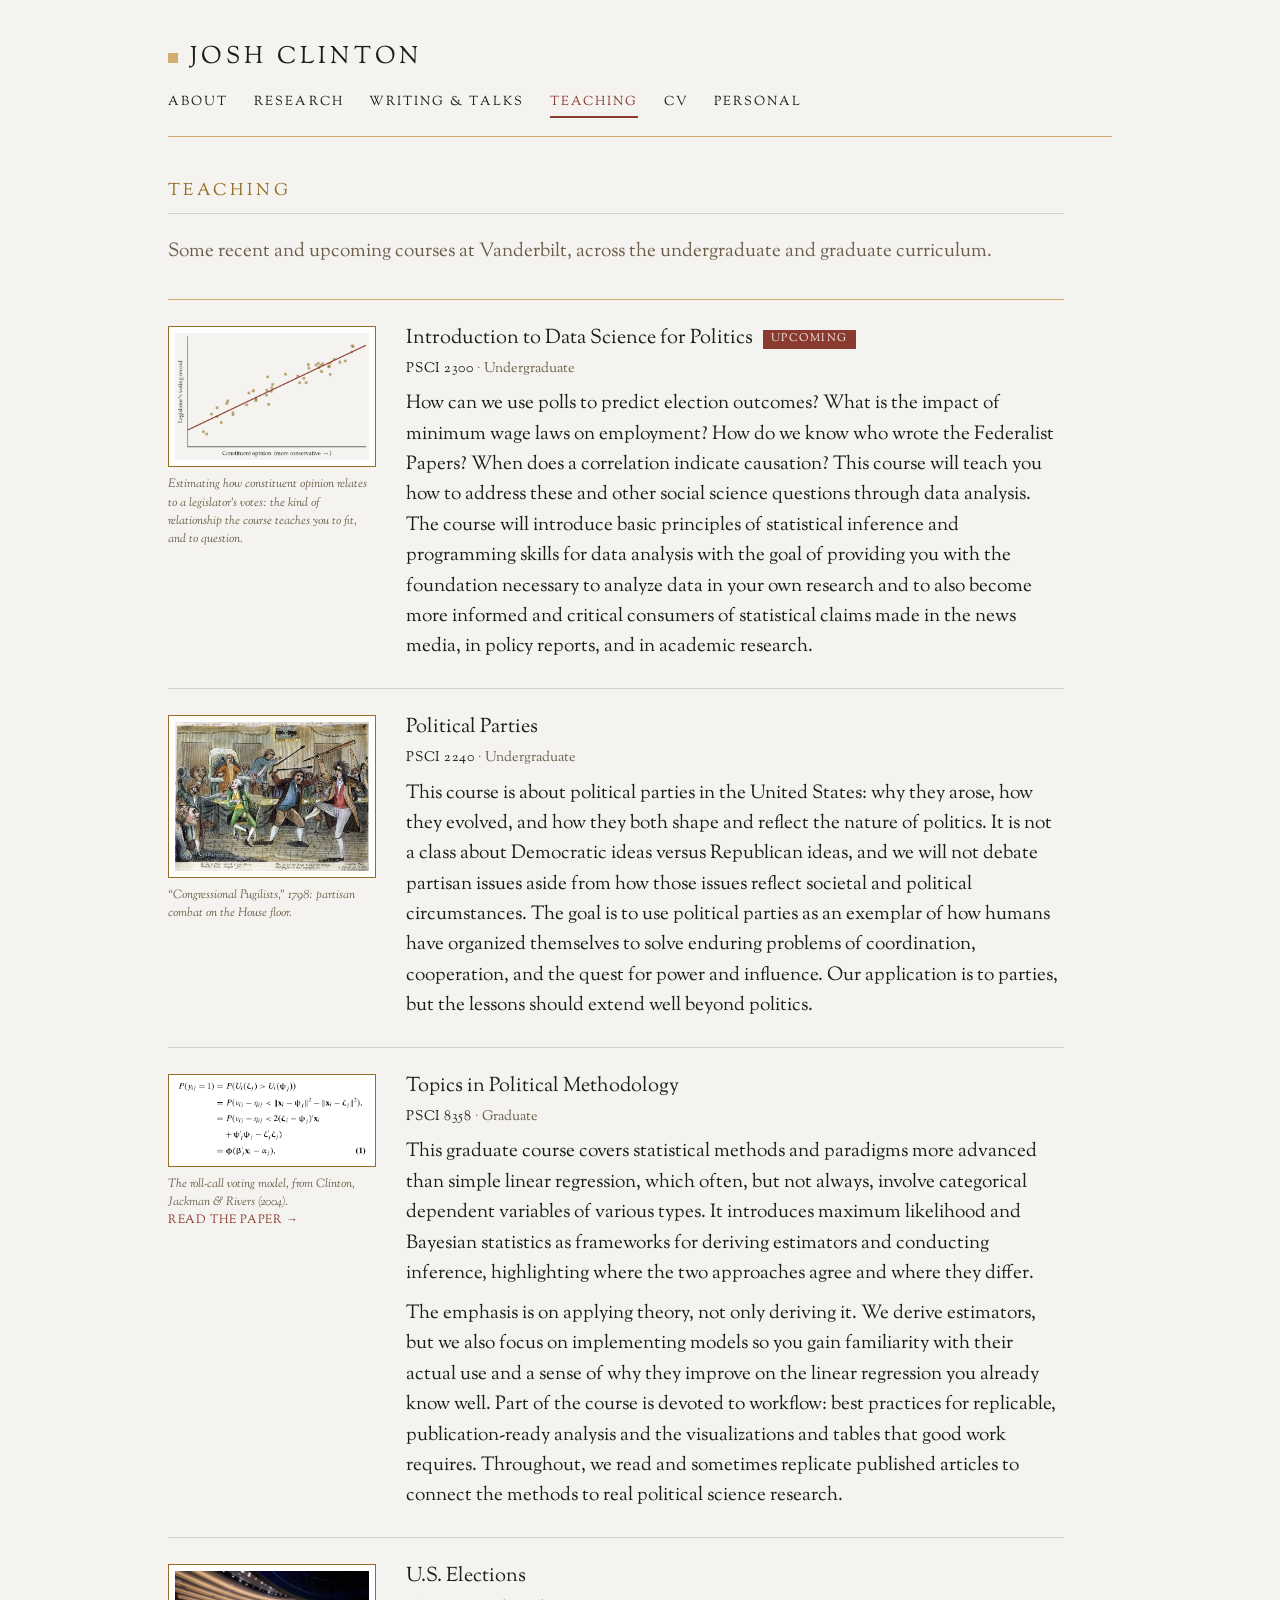
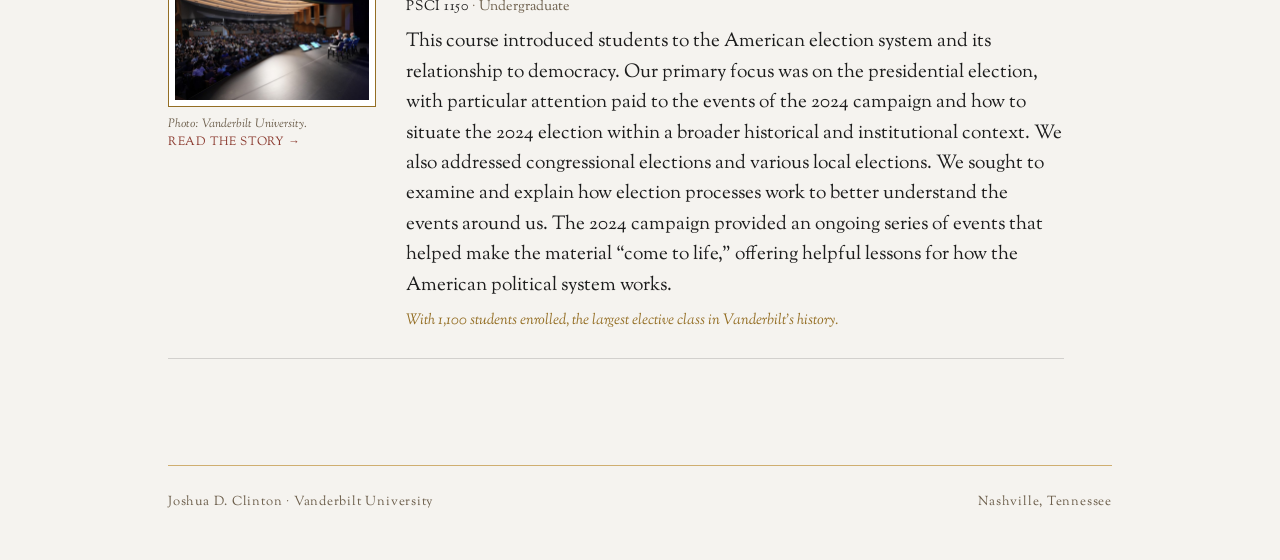
<file: teaching.html>
<!DOCTYPE html>
<html lang="en">
<head>
<meta charset="utf-8">
<meta name="viewport" content="width=device-width, initial-scale=1">
<title>Teaching · Josh Clinton</title>
<link rel="preconnect" href="https://fonts.googleapis.com">
<link rel="preconnect" href="https://fonts.gstatic.com" crossorigin>
<link href="https://fonts.googleapis.com/css2?family=Sorts+Mill+Goudy:ital@0;1&display=swap" rel="stylesheet">
<meta name="description" content="Courses taught by Joshua D. Clinton at Vanderbilt, from U.S. Elections to graduate political methodology.">
<link rel="icon" href="assets/favicon.svg" type="image/svg+xml">
<meta property="og:type" content="website">
<meta property="og:title" content="Teaching · Josh Clinton">
<meta property="og:description" content="Courses taught by Joshua D. Clinton at Vanderbilt, from U.S. Elections to graduate political methodology.">
<meta property="og:image" content="https://joshclinton.com/assets/clinton-portrait.jpg">
<meta property="og:url" content="https://joshclinton.com/teaching.html">
<meta name="twitter:card" content="summary_large_image">
<link rel="stylesheet" href="styles.css">
</head>
<body>
<div class="page">

  <header class="masthead">
    <div class="wordmark">
      <span class="peg"></span>
      <span class="name">Josh Clinton</span>
    </div>
    <nav class="nav">
      <a href="index.html">About</a>
      <a href="research.html">Research</a>
      <a href="writing.html">Writing &amp; Talks</a>
      <a href="teaching.html" class="active">Teaching</a>
      <a href="assets/clinton-cv.pdf" target="_blank">CV</a>
      <a href="personal.html">Personal</a>
    </nav>
  </header>

  <main class="teaching">
    <h1 class="section-title">Teaching</h1>
    <p class="teaching-intro">Some recent and upcoming courses at Vanderbilt, across the
    undergraduate and graduate curriculum.</p>

    <div id="courseList"><!-- rendered by JS --></div>
  </main>

  <footer class="foot">
    <span>Joshua D. Clinton · Vanderbilt University</span>
    <span>Nashville, Tennessee</span>
  </footer>

</div>

<script>
const COURSES = [
  { term: "Fall 2026",   num: "PSCI 2300", title: "Introduction to Data Science for Politics", level: "Undergraduate", upcoming: true,
    img: "assets/datascience-plot.png",
    caption: "Estimating how constituent opinion relates to a legislator’s votes: the kind of relationship the course teaches you to fit, and to question.",
    desc: "How can we use polls to predict election outcomes? What is the impact of minimum wage laws on employment? How do we know who wrote the Federalist Papers? When does a correlation indicate causation? This course will teach you how to address these and other social science questions through data analysis. The course will introduce basic principles of statistical inference and programming skills for data analysis with the goal of providing you with the foundation necessary to analyze data in your own research and to also become more informed and critical consumers of statistical claims made in the news media, in policy reports, and in academic research." },
  { term: "Spring 2026", num: "PSCI 2240", title: "Political Parties", level: "Undergraduate",
    img: "assets/pugilists.jpg",
    caption: "“Congressional Pugilists,” 1798: partisan combat on the House floor.",
    desc: "This course is about political parties in the United States: why they arose, how they evolved, and how they both shape and reflect the nature of politics. It is not a class about Democratic ideas versus Republican ideas, and we will not debate partisan issues aside from how those issues reflect societal and political circumstances. The goal is to use political parties as an exemplar of how humans have organized themselves to solve enduring problems of coordination, cooperation, and the quest for power and influence. Our application is to parties, but the lessons should extend well beyond politics." },
  { term: "Spring 2025", num: "PSCI 8358", title: "Topics in Political Methodology", level: "Graduate",
    img: "assets/cjr-eq1.png",
    caption: "The roll-call voting model, from Clinton, Jackman &amp; Rivers (2004).",
    url: "https://doi.org/10.1017/s0003055404001194",
    linkText: "Read the paper →",
    desc: [
      "This graduate course covers statistical methods and paradigms more advanced than simple linear regression, which often, but not always, involve categorical dependent variables of various types. It introduces maximum likelihood and Bayesian statistics as frameworks for deriving estimators and conducting inference, highlighting where the two approaches agree and where they differ.",
      "The emphasis is on applying theory, not only deriving it. We derive estimators, but we also focus on implementing models so you gain familiarity with their actual use and a sense of why they improve on the linear regression you already know well. Part of the course is devoted to workflow: best practices for replicable, publication-ready analysis and the visualizations and tables that good work requires. Throughout, we read and sometimes replicate published articles to connect the methods to real political science research."
    ] },
  { term: "Fall 2024",   num: "PSCI 1150", title: "U.S. Elections", level: "Undergraduate",
    img: "assets/elections-photo.jpg",
    caption: "Photo: Vanderbilt University.",
    linkText: "Read the story →",
    desc: "This course introduced students to the American election system and its relationship to democracy. Our primary focus was on the presidential election, with particular attention paid to the events of the 2024 campaign and how to situate the 2024 election within a broader historical and institutional context. We also addressed congressional elections and various local elections. We sought to examine and explain how election processes work to better understand the events around us. The 2024 campaign provided an ongoing series of events that helped make the material “come to life,” offering helpful lessons for how the American political system works.",
    note: "With 1,100 students enrolled, the largest elective class in Vanderbilt’s history.",
    url: "https://news.vanderbilt.edu/2024/10/11/vanderbilt-elections-course-breaks-record-as-largest-elective-class-in-the-universitys-history/" }
];

document.getElementById("courseList").innerHTML = COURSES.map(c => {
  const badge = c.upcoming ? '<span class="course-badge">Upcoming</span>' : '';
  const note = c.note ? `<p class="course-note">${c.note}</p>` : '';
  const desc = c.desc
    ? (Array.isArray(c.desc) ? c.desc : [c.desc]).map(p => `<p class="course-desc">${p}</p>`).join('')
    : '';
  const caption = c.img && c.caption
    ? `<p class="course-cap">${c.caption}${c.url ? ` <a href="${c.url}" target="_blank">${c.linkText || 'Read more →'}</a>` : ''}</p>`
    : '';
  const media = c.img
    ? `<div class="course-figure"><img src="${c.img}" alt="${c.title}"></div>${caption}`
    : `<div class="course-tile"><span class="ct-num">${c.num}</span></div>`;
  return `<article class="course-row">
     <div class="course-media">${media}</div>
     <div class="course-detail">
       <h2 class="course-name">${c.title}${badge}</h2>
       <p class="course-meta"><span class="course-num">${c.num}</span> · ${c.level}</p>
       ${desc}${note}
     </div>
   </article>`;
}).join("");
</script>
</body>
</html>
</file>
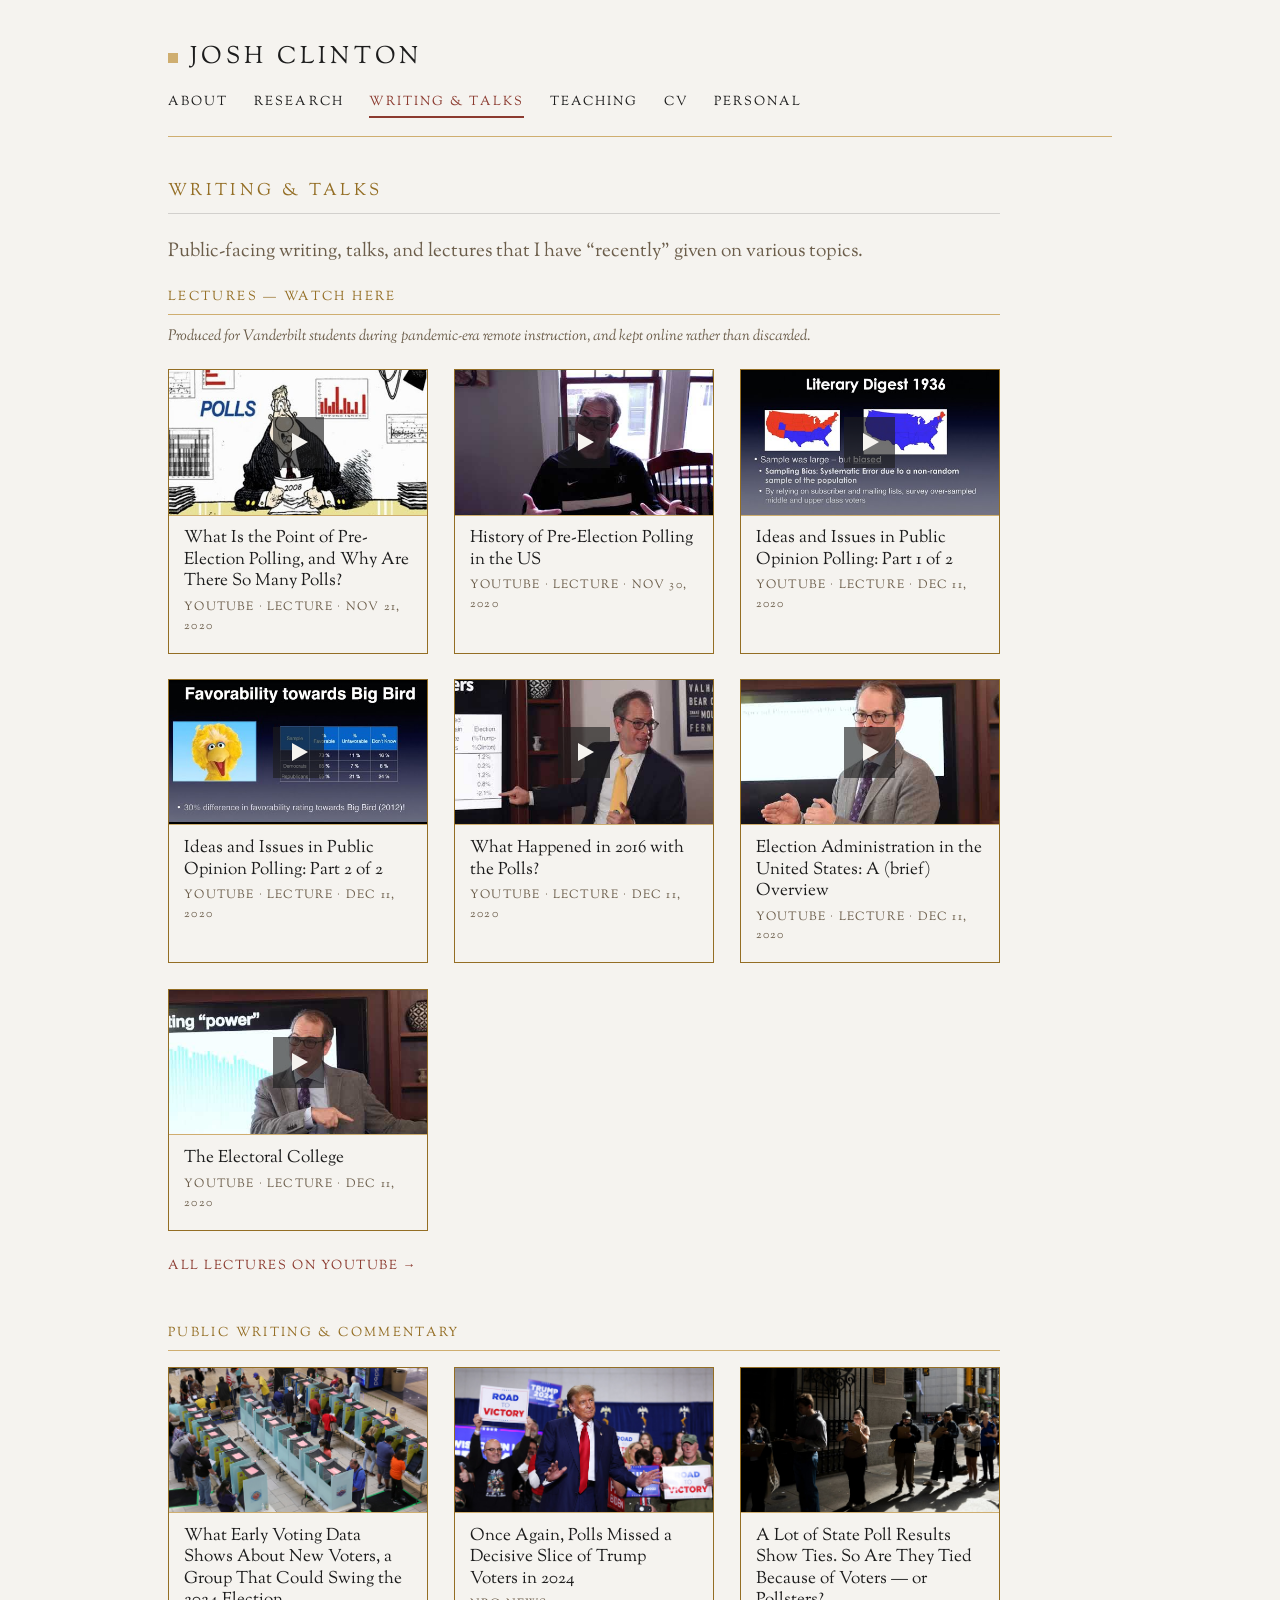
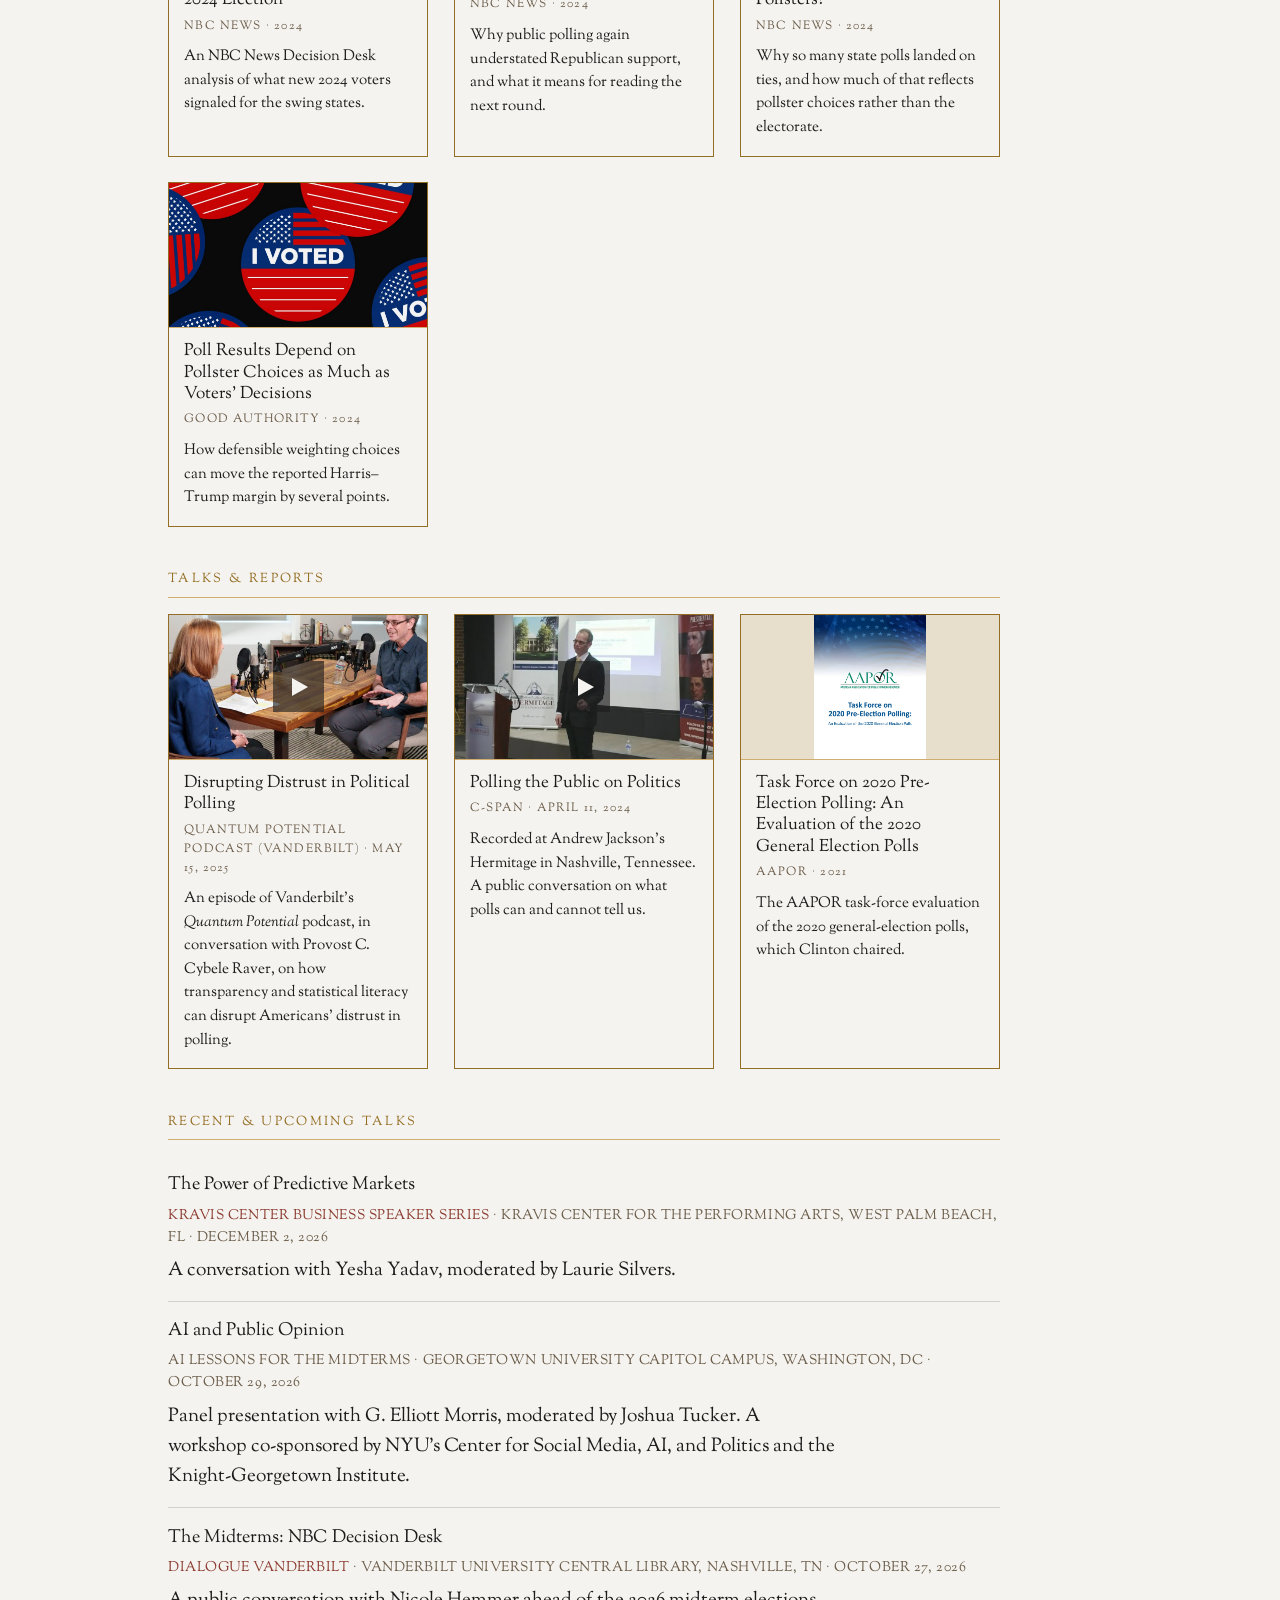
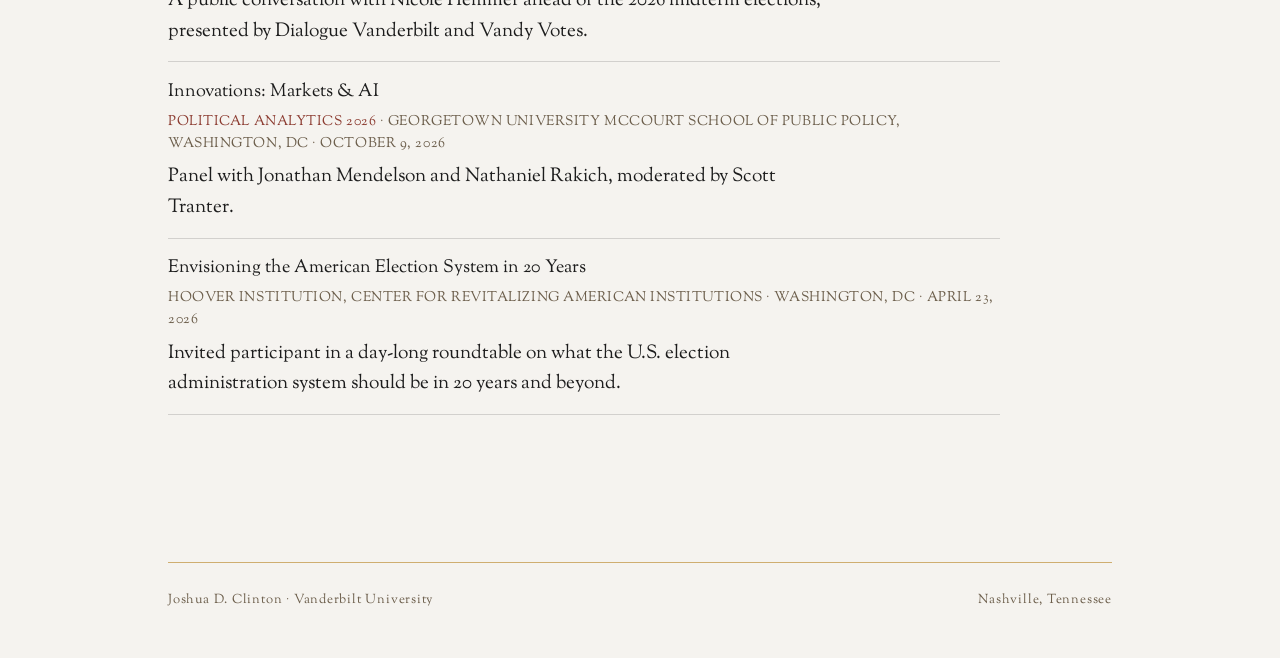
<file: writing.html>
<!DOCTYPE html>
<html lang="en">
<head>
<meta charset="utf-8">
<meta name="viewport" content="width=device-width, initial-scale=1">
<title>Writing &amp; Talks · Josh Clinton</title>
<link rel="preconnect" href="https://fonts.googleapis.com">
<link rel="preconnect" href="https://fonts.gstatic.com" crossorigin>
<link href="https://fonts.googleapis.com/css2?family=Sorts+Mill+Goudy:ital@0;1&display=swap" rel="stylesheet">
<meta name="description" content="Public writing, talks, and lectures by Joshua D. Clinton on the use and misuse of data and polling.">
<link rel="icon" href="assets/favicon.svg" type="image/svg+xml">
<meta property="og:type" content="website">
<meta property="og:title" content="Writing & Talks · Josh Clinton">
<meta property="og:description" content="Public writing, talks, and lectures by Joshua D. Clinton on the use and misuse of data and polling.">
<meta property="og:image" content="https://joshclinton.com/assets/clinton-portrait.jpg">
<meta property="og:url" content="https://joshclinton.com/writing.html">
<meta name="twitter:card" content="summary_large_image">
<link rel="stylesheet" href="styles.css">
</head>
<body>
<div class="page">

  <header class="masthead">
    <div class="wordmark">
      <span class="peg"></span>
      <span class="name">Josh Clinton</span>
    </div>
    <nav class="nav">
      <a href="index.html">About</a>
      <a href="research.html">Research</a>
      <a href="writing.html" class="active">Writing &amp; Talks</a>
      <a href="teaching.html">Teaching</a>
      <a href="assets/clinton-cv.pdf" target="_blank">CV</a>
      <a href="personal.html">Personal</a>
    </nav>
  </header>

  <main class="writing">
    <h1 class="section-title">Writing &amp; Talks</h1>
    <p class="research-intro">Public-facing writing, talks, and lectures that I have
    “recently” given on various topics.</p>

    <section class="wt-group">
      <h2 class="wt-group-title">Lectures — watch here</h2>
      <p class="wt-note">Produced for Vanderbilt students during pandemic-era remote
      instruction, and kept online rather than discarded.</p>
      <div class="wt-cards" id="lectures"></div>
      <p class="wt-more"><a href="https://www.youtube.com/channel/UCF3PttQbK7zE25NNN0tWUFg" target="_blank">All lectures on YouTube →</a></p>
    </section>

    <section class="wt-group">
      <h2 class="wt-group-title">Public writing &amp; commentary</h2>
      <div class="wt-cards" id="articles"></div>
    </section>

    <section class="wt-group">
      <h2 class="wt-group-title">Talks &amp; reports</h2>
      <div class="wt-cards" id="talks"></div>
    </section>

    <section class="wt-group">
      <h2 class="wt-group-title">Recent &amp; upcoming talks</h2>
      <div id="recent"></div>
    </section>
  </main>

  <footer class="foot">
    <span>Joshua D. Clinton · Vanderbilt University</span>
    <span>Nashville, Tennessee</span>
  </footer>

</div>

<script>
/* ---- data ---- */
const LECTURES = [
  { vid: "hOYbIcTBUH8", title: "What Is the Point of Pre-Election Polling, and Why Are There So Many Polls?", date: "Nov 21, 2020" },
  { vid: "Om-TQaWtR7A", title: "History of Pre-Election Polling in the US", date: "Nov 30, 2020" },
  { vid: "mefE3RC_wsQ", title: "Ideas and Issues in Public Opinion Polling: Part 1 of 2", date: "Dec 11, 2020" },
  { vid: "7nSpxqfI6uc", title: "Ideas and Issues in Public Opinion Polling: Part 2 of 2", date: "Dec 11, 2020" },
  { vid: "aPod4hKi3ko", title: "What Happened in 2016 with the Polls?", date: "Dec 11, 2020" },
  { vid: "pc94czXG2SQ", title: "Election Administration in the United States: A (brief) Overview", date: "Dec 11, 2020" },
  { vid: "Tmtb4_M5xCw", title: "The Electoral College", date: "Dec 11, 2020" }
];

const ARTICLES = [
  {
    title: "What Early Voting Data Shows About New Voters, a Group That Could Swing the 2024 Election",
    outlet: "NBC News", year: 2024, img: "assets/nbc.jpg",
    url: "https://www.nbcnews.com/politics/2024-election/early-voting-data-shows-new-voters-group-swing-election-rcna178187",
    blurb: "An NBC News Decision Desk analysis of what new 2024 voters signaled for the swing states."
  },
  {
    title: "Once Again, Polls Missed a Decisive Slice of Trump Voters in 2024",
    outlet: "NBC News", year: 2024, img: "assets/nbc2.jpg",
    url: "https://www.nbcnews.com/politics/2024-election/-polls-missed-decisive-slice-trump-voters-2024-rcna182488",
    blurb: "Why public polling again understated Republican support, and what it means for reading the next round."
  },
  {
    title: "A Lot of State Poll Results Show Ties. So Are They Tied Because of Voters — or Pollsters?",
    outlet: "NBC News", year: 2024, img: "assets/nbc3.jpg",
    url: "https://www.nbcnews.com/politics/2024-election/state-poll-results-show-ties-are-tied-voters-pollsters-rcna177703",
    blurb: "Why so many state polls landed on ties, and how much of that reflects pollster choices rather than the electorate."
  },
  {
    title: "Poll Results Depend on Pollster Choices as Much as Voters’ Decisions",
    outlet: "Good Authority", year: 2024, img: "assets/goodauthority.jpg",
    url: "https://goodauthority.org/news/election-poll-vote2024-data-pollster-choices-weighting/",
    blurb: "How defensible weighting choices can move the reported Harris–Trump margin by several points."
  }
];

/* Recent & upcoming talks: a plain dated list, newest first. `url` is optional. */
const RECENT = [
  {
    title: "The Power of Predictive Markets",
    event: "Kravis Center Business Speaker Series", date: "December 2, 2026",
    where: "Kravis Center for the Performing Arts, West Palm Beach, FL",
    url: "https://www.kravis.org/events/the-power-of-predictive-markets/",
    blurb: "A conversation with Yesha Yadav, moderated by Laurie Silvers."
  },
  {
    title: "AI and Public Opinion",
    event: "AI Lessons for the Midterms", date: "October 29, 2026",
    where: "Georgetown University Capitol Campus, Washington, DC",
    blurb: "Panel presentation with G. Elliott Morris, moderated by Joshua Tucker. A workshop co-sponsored by NYU’s Center for Social Media, AI, and Politics and the Knight-Georgetown Institute."
  },
  {
    title: "The Midterms: NBC Decision Desk",
    event: "Dialogue Vanderbilt", date: "October 27, 2026",
    where: "Vanderbilt University Central Library, Nashville, TN",
    url: "https://anchorlink.vanderbilt.edu/event/12865347",
    blurb: "A public conversation with Nicole Hemmer ahead of the 2026 midterm elections, presented by Dialogue Vanderbilt and Vandy Votes."
  },
  {
    title: "Innovations: Markets &amp; AI",
    event: "Political Analytics 2026", date: "October 9, 2026",
    where: "Georgetown University McCourt School of Public Policy, Washington, DC",
    url: "https://politicalanalyticsconference.com/",
    blurb: "Panel with Jonathan Mendelson and Nathaniel Rakich, moderated by Scott Tranter."
  },
  {
    title: "Envisioning the American Election System in 20 Years",
    event: "Hoover Institution, Center for Revitalizing American Institutions", date: "April 23, 2026",
    where: "Washington, DC",
    blurb: "Invited participant in a day-long roundtable on what the U.S. election administration system should be in 20 years and beyond."
  }
];

const TALKS = [
  {
    title: "Disrupting Distrust in Political Polling",
    outlet: "Quantum Potential Podcast", date: "May 15, 2025", vid: "zrgpAworqLk",
    metaText: "Quantum Potential Podcast (Vanderbilt) · May 15, 2025",
    thumb: "assets/quantum_clinton.jpg",
    blurb: "An episode of Vanderbilt’s <em>Quantum Potential</em> podcast, in conversation with Provost C. Cybele Raver, on how transparency and statistical literacy can disrupt Americans’ distrust in polling."
  },
  {
    title: "Polling the Public on Politics",
    outlet: "C-SPAN", date: "April 11, 2024", img: "assets/cspan_crop.jpg", video: true,
    url: "https://www.c-span.org/video/?534833-1/polling-public-politics",
    blurb: "Recorded at Andrew Jackson’s Hermitage in Nashville, Tennessee. A public conversation on what polls can and cannot tell us."
  },
  {
    title: "Task Force on 2020 Pre-Election Polling: An Evaluation of the 2020 General Election Polls",
    outlet: "AAPOR", year: 2021, img: "assets/aapor2020.jpg", contain: true,
    url: "https://aapor.org/wp-content/uploads/2022/11/AAPOR-Task-Force-on-2020-Pre-Election-Polling_Report-FNL.pdf",
    blurb: "The AAPOR task-force evaluation of the 2020 general-election polls, which Clinton chaired."
  }
];

/* ---- render ---- */
function videoCard(it) {
  const meta = it.metaText
    || (it.outlet ? `${it.outlet}${it.date ? " · " + it.date : (it.year ? " · " + it.year : "")}` : "");
  const blurb = it.blurb ? `<p class="cb">${it.blurb}</p>` : "";
  const thumbSrc = it.thumb || `assets/yt_${it.vid}.jpg`;
  return `<div class="wt-card" data-vid="${it.vid}">
    <div class="thumb">
      <img src="${thumbSrc}" alt="">
      <div class="play"><span></span></div>
    </div>
    <div class="body"><span class="ct">${it.title}</span>
      <p class="cm">${meta}</p>${blurb}</div>
  </div>`;
}
function linkCard(it) {
  const thumb = it.img
    ? `<div class="thumb ${it.contain ? "contain" : ""}"><img src="${it.img}" alt="">${it.video ? '<div class="play"><span></span></div>' : ''}</div>`
    : `<div class="thumb tile"><span class="tile-outlet">${it.tile || it.outlet}</span>${it.video ? '<div class="play"><span></span></div>' : ''}</div>`;
  return `<a class="wt-card" href="${it.url}" target="_blank">
    ${thumb}
    <div class="body">
      <span class="ct">${it.title}</span>
      <p class="cm">${it.outlet}${it.date ? " · " + it.date : (it.year ? " · " + it.year : "")}</p>
      <p class="cb">${it.blurb}</p>
    </div>
  </a>`;
}

document.getElementById("lectures").innerHTML =
  LECTURES.map(l => videoCard({ ...l, metaText: "YouTube · Lecture · " + l.date })).join("");
document.getElementById("articles").innerHTML = ARTICLES.map(linkCard).join("");
document.getElementById("recent").innerHTML = RECENT.map(it => `<div class="wt-item">
    <span class="wt-title">${it.title}</span>
    <p class="wt-meta">${it.url ? `<a href="${it.url}" target="_blank">${it.event}</a>` : it.event} · ${it.where} · ${it.date}</p>
    ${it.blurb ? `<p class="wt-blurb">${it.blurb}</p>` : ""}
  </div>`).join("");
document.getElementById("talks").innerHTML =
  TALKS.map(it => it.vid ? videoCard(it) : linkCard(it)).join("");

/* click-to-play: swap thumbnail for the embedded player */
document.querySelectorAll(".wt-card[data-vid] .thumb").forEach(t => {
  t.addEventListener("click", () => {
    const vid = t.closest(".wt-card").dataset.vid;
    t.innerHTML = `<iframe src="https://www.youtube.com/embed/${vid}?autoplay=1&rel=0"
      title="lecture" allow="autoplay; encrypted-media; fullscreen" allowfullscreen></iframe>`;
  });
});
</script>
</body>
</html>
</file>
<file: styles.css>
/* =========================================================================
   joshclinton.com — design system mockup
   Aesthetic: Arts & Crafts / American mission, Mackintosh rectilinear restraint.
   Palette: Vanderbilt warm neutrals + gold keyline ornament + oxblood accent.
   Governing principle: structure is the ornament.
   ========================================================================= */

:root {
  /* Ground + ink (Vanderbilt core) */
  --ground:        #F5F3EF;   /* Cream — page ground */
  --ground-panel:  #E7DECB;   /* Sand (slightly deepened) — occasional panels */
  --ink:           #1C1C1C;   /* Vanderbilt Black — body text */
  --ink-soft:      #5E544472;

  /* Structure + ornament */
  --oak:           #946E24;   /* Vanderbilt Oak — structural brown, labels */
  --gold:          #CFAE70;   /* Vanderbilt Gold — keyline ornament only */
  --oxblood:       #8B3A2F;   /* deep accent — links, active states */
  --oxblood-dim:   #6F2C23;

  /* Derived */
  --meta:          #6B5D4A;   /* warm gray for secondary text */
  --rule-ink:      rgba(28, 28, 28, 0.16);
  --rule-gold:     var(--gold);

  /* Type */
  --serif: "Sorts Mill Goudy", Georgia, "Times New Roman", serif;

  /* Rhythm */
  --measure: 42rem;           /* prose measure */
  --gutter: 2.5rem;
  --page-max: 64rem;
}

/* ---- reset-ish ---------------------------------------------------------- */
* { box-sizing: border-box; }
html { -webkit-text-size-adjust: 100%; }
body {
  margin: 0;
  background: var(--ground);
  color: var(--ink);
  font-family: var(--serif);
  font-size: 19px;
  line-height: 1.6;
  font-feature-settings: "kern" 1, "liga" 1;
}
img { max-width: 100%; display: block; }
a { color: var(--oxblood); text-decoration: none; }
a:hover { color: var(--oxblood-dim); text-decoration: underline; text-underline-offset: 3px; }

/* No rounded corners, no shadows, no gradients — anywhere. */

/* ---- layout shell ------------------------------------------------------- */
.page {
  max-width: var(--page-max);
  margin: 0 auto;
  padding: 0 var(--gutter);
}

/* ---- masthead ----------------------------------------------------------- */
.masthead {
  padding: 2.4rem 0 1.1rem;
  border-bottom: 1px solid var(--rule-gold);
}
.wordmark {
  display: flex;
  align-items: baseline;
  gap: 0.75rem;
  font-size: 1.5rem;
  letter-spacing: 0.18em;
  text-transform: uppercase;
  color: var(--ink);
}
.wordmark .peg {            /* the single allowed geometric mark: inlaid square */
  width: 0.62rem;
  height: 0.62rem;
  background: var(--gold);
  flex: none;
  position: relative;
  top: -0.05rem;
}
.wordmark .name { font-weight: 400; }
.wordmark .role {
  font-size: 0.78rem;
  letter-spacing: 0.16em;
  color: var(--meta);
  text-transform: uppercase;
}

/* ---- nav ---------------------------------------------------------------- */
.nav {
  display: flex;
  flex-wrap: wrap;
  gap: 1.6rem;
  padding: 0.9rem 0 0;
}
.nav a {
  font-size: 0.82rem;
  letter-spacing: 0.16em;
  text-transform: uppercase;
  color: var(--ink);
  padding-bottom: 0.25rem;
  border-bottom: 2px solid transparent;
}
.nav a:hover { color: var(--oxblood); text-decoration: none; border-bottom-color: var(--gold); }
.nav a.active { color: var(--oxblood); border-bottom-color: var(--oxblood); }

/* ---- generic section heads --------------------------------------------- */
.section-title {
  font-size: 1.05rem;
  letter-spacing: 0.2em;
  text-transform: uppercase;
  color: var(--oak);
  margin: 0 0 1.4rem;
  padding-bottom: 0.5rem;
  border-bottom: 1px solid var(--rule-ink);
  font-weight: 400;
}

/* ======================================================================== */
/*  ABOUT / LANDING                                                          */
/* ======================================================================== */
.about {
  display: grid;
  grid-template-columns: 16rem 1fr;
  gap: 3rem;
  padding: 3rem 0 1rem;
  align-items: start;
}
.about .portrait {
  border: 1px solid var(--oak);
  padding: 6px;
  background: var(--ground);
}
.about .portrait img { width: 100%; }
.about h1 {
  font-size: 2.5rem;
  line-height: 1.1;
  margin: 0 0 0.4rem;
  font-weight: 400;
}
.about .titles {
  color: var(--oak);
  font-size: 1.02rem;
  line-height: 1.45;
  margin: 0 0 1.6rem;
  padding-bottom: 1.2rem;
  border-bottom: 1px solid var(--rule-gold);
}
.about p { max-width: var(--measure); margin: 0 0 1.1rem; }
.about .quicklinks {
  display: flex;
  flex-direction: column;
  gap: 0.5rem;
  margin-top: 1rem;
}
.about .quicklinks a {
  font-size: 0.76rem;
  letter-spacing: 0.14em;
  text-transform: uppercase;
  border: 1px solid var(--oak);
  padding: 0.5rem 0.7rem;
  color: var(--ink);
  text-align: center;
}
.about .quicklinks a:hover { background: var(--oxblood); color: var(--ground); border-color: var(--oxblood); text-decoration: none; }

/* ======================================================================== */
/*  RESEARCH — the centerpiece                                               */
/* ======================================================================== */
.research { padding: 2.6rem 0; }
.research-intro { color: var(--meta); margin: 0 0 1.2rem; }

/* data & code links (replaces a standalone Data page) */
.data-links {
  display: flex; align-items: baseline; flex-wrap: wrap; gap: 0.7rem;
  margin: 0 0 2rem; font-size: 0.8rem;
}
.data-links .label {
  color: var(--meta); letter-spacing: 0.12em; text-transform: uppercase;
  margin-right: 0.2rem;
}
.data-links a {
  letter-spacing: 0.12em; text-transform: uppercase; white-space: nowrap;
  border: 1px solid var(--oak); padding: 0.4rem 0.8rem; color: var(--ink);
}
.data-links a:hover { background: var(--oxblood); color: var(--ground); border-color: var(--oxblood); text-decoration: none; }
/* on phones, drop the label to its own line so both chips have room to wrap */
@media (max-width: 760px) {
  .data-links .label { flex-basis: 100%; margin-bottom: 0.1rem; }
}

.research-grid {
  display: grid;
  grid-template-columns: 15rem 1fr;
  gap: 3rem;
  align-items: start;
}
/* keep grid/flex children from blowing the layout wider than the screen */
.research-grid > * { min-width: 0; }

/* topic slat menu (desktop: left vertical) */
.topics { position: sticky; top: 1.5rem; }
.topics h2 {
  font-size: 0.78rem; letter-spacing: 0.18em; text-transform: uppercase;
  color: var(--meta); margin: 0 0 0.8rem; font-weight: 400;
}
.topic {
  display: flex; justify-content: space-between; align-items: baseline;
  width: 100%; text-align: left;
  background: none; border: 0; border-left: 3px solid transparent;
  font-family: var(--serif); font-size: 1rem; color: var(--ink);
  padding: 0.42rem 0.7rem; cursor: pointer; letter-spacing: 0.01em;
}
.topic .count { color: var(--meta); font-size: 0.82rem; }
.topic--cat { text-transform: capitalize; }
.topic--working { margin-bottom: 0.6rem; padding-bottom: 0.7rem; border-bottom: 1px solid var(--rule-ink); }
.topic:hover { color: var(--oxblood); border-left-color: var(--gold); }
.topic.active { color: var(--oxblood); border-left-color: var(--oxblood); }
.topic.active .count { color: var(--oxblood); }

/* paper list */
.papers { border-top: 1px solid var(--rule-ink); }
.paper {
  padding: 1.2rem 0;
  border-bottom: 1px solid var(--rule-ink);
}
.paper.is-featured .paper-title::after {
  content: "▪";
  color: var(--gold);
  margin-left: 0.5rem;
  font-size: 0.7em;
  vertical-align: middle;
}
.paper-title {
  font-size: 1.18rem; line-height: 1.3; cursor: pointer;
  display: block; background: none; border: 0; text-align: left;
  font-family: var(--serif); color: var(--ink); padding: 0; width: 100%;
}
.paper-title:hover { color: var(--oxblood); }
.paper-flag {
  display: inline-block; margin-bottom: 0.4rem;
  font-size: 0.64rem; letter-spacing: 0.16em; text-transform: uppercase;
  color: var(--ground); background: var(--oak); padding: 0.16rem 0.55rem;
}
.paper-title--static { cursor: default; }
.paper-title--static:hover { color: var(--ink); }
.paper-award { color: var(--oxblood); font-size: 0.84rem; margin: 0.5rem 0 0; letter-spacing: 0.02em; }
.paper-award::before { content: "\2605"; color: var(--gold); margin-right: 0.4rem; }
.paper-note { color: var(--oak); font-size: 0.84rem; font-style: italic; margin: 0.5rem 0 0; }
.paper-meta { color: var(--meta); font-size: 0.92rem; margin: 0.3rem 0 0; }
.paper-meta .venue { font-style: italic; }
.paper-topics { margin-top: 0.5rem; }
.tag {
  font-size: 0.7rem; letter-spacing: 0.1em; text-transform: uppercase;
  color: var(--oak); border: 1px solid var(--rule-gold);
  padding: 0.12rem 0.5rem; margin-right: 0.4rem;
}
.paper-abstract {
  max-height: 0; overflow: hidden;
  transition: none;                 /* no animation, per brief */
  color: var(--ink);
}
.paper.open .paper-abstract {
  max-height: none;
  margin-top: 0.9rem;
  padding-left: 1rem;
  border-left: 2px solid var(--gold);
  max-width: var(--measure);
}
.paper-actions { margin-top: 0.8rem; display: flex; gap: 1.1rem; flex-wrap: wrap; }
.paper-actions a {
  font-size: 0.74rem; letter-spacing: 0.12em; text-transform: uppercase;
  color: var(--oak);
}
.paper-actions a:hover { color: var(--oxblood); }

.result-count { color: var(--meta); font-size: 0.85rem; margin: 0 0 1rem; letter-spacing: 0.04em; }

/* ======================================================================== */
/*  TEACHING                                                                 */
/* ======================================================================== */
.teaching { padding: 2.6rem 0; max-width: 56rem; }
.teaching-intro { color: var(--meta); margin: 0 0 2rem; }

.course-row {
  display: grid;
  grid-template-columns: 13rem 1fr;
  gap: 1.9rem;
  padding: 1.6rem 0;
  border-bottom: 1px solid var(--rule-ink);
  align-items: start;
}
.course-row:first-of-type { border-top: 1px solid var(--rule-gold); }

/* left-hand visual: framed logo/photo, or a course-number tile */
.course-figure { border: 1px solid var(--oak); background: #fff; padding: 6px; }
.course-figure img { display: block; width: 100%; }
.course-tile {
  border: 1px solid var(--oak); background: var(--ground-panel);
  aspect-ratio: 3 / 2; display: flex; align-items: center; justify-content: center;
}
.course-tile .ct-num {
  color: var(--oak); letter-spacing: 0.14em; font-size: 0.95rem; text-transform: uppercase;
}

.course-cap {
  margin: 0.5rem 0 0; color: var(--meta); font-style: italic;
  font-size: 0.78rem; line-height: 1.45;
}
.course-cap a { font-style: normal; letter-spacing: 0.06em; text-transform: uppercase;
  font-size: 0.72rem; white-space: nowrap; }

.course-term {
  color: var(--oak); font-size: 0.78rem; letter-spacing: 0.14em;
  text-transform: uppercase; margin: 0 0 0.3rem;
}
.course-name { font-size: 1.22rem; font-weight: 400; margin: 0; line-height: 1.3; }
.course-meta { color: var(--meta); font-size: 0.9rem; margin: 0.35rem 0 0; }
.course-num { color: var(--ink); letter-spacing: 0.04em; }
.course-badge {
  display: inline-block; margin-left: 0.6rem;
  font-size: 0.66rem; letter-spacing: 0.14em; text-transform: uppercase;
  color: var(--ground); background: var(--oxblood); padding: 0.16rem 0.5rem;
  vertical-align: 0.12em;
}
.course-note {
  margin: 0.5rem 0 0; max-width: var(--measure);
  font-style: italic; color: var(--oak); font-size: 0.92rem;
}
.course-note a { font-style: normal; font-size: 0.78rem; letter-spacing: 0.06em;
  text-transform: uppercase; white-space: nowrap; }
.course-desc { margin: 0.6rem 0 0; max-width: var(--measure); color: var(--ink); }

@media (max-width: 760px) {
  .course-row { grid-template-columns: 1fr; gap: 0.9rem; }
  .course-media { max-width: 13rem; }
}

/* ======================================================================== */
/*  WRITING & TALKS                                                          */
/* ======================================================================== */
.writing { padding: 2.6rem 0; max-width: 52rem; }
.wt-group { margin-bottom: 2.6rem; }
.wt-group-title {
  font-size: 0.82rem; letter-spacing: 0.18em; text-transform: uppercase;
  color: var(--oak); font-weight: 400; margin: 0 0 1rem;
  padding-bottom: 0.45rem; border-bottom: 1px solid var(--rule-gold);
}
.wt-item { padding: 0.9rem 0; border-bottom: 1px solid var(--rule-ink); }
.wt-title { font-size: 1.14rem; line-height: 1.3; }
.wt-meta { color: var(--meta); font-size: 0.86rem; margin: 0.25rem 0 0;
  letter-spacing: 0.04em; text-transform: uppercase; }
.wt-blurb { margin: 0.45rem 0 0; max-width: var(--measure); }

/* ---- visual card grid --------------------------------------------------- */
.wt-cards {
  display: grid;
  grid-template-columns: repeat(auto-fill, minmax(15rem, 1fr));
  gap: 1.6rem;
}
.wt-card {
  border: 1px solid var(--oak);
  background: var(--ground);
  display: flex; flex-direction: column;
  text-align: left;
}
a.wt-card { color: var(--ink); text-decoration: none; }
a.wt-card:hover { text-decoration: none; }
.wt-card .thumb {
  position: relative;
  aspect-ratio: 16 / 9;
  overflow: hidden;
  border-bottom: 1px solid var(--rule-gold);
  background: var(--ground-panel);
  cursor: pointer;
}
.wt-card .thumb img { width: 100%; height: 100%; object-fit: cover; display: block; }
.wt-card .thumb.contain { background: var(--ground-panel); }
.wt-card .thumb.contain img { object-fit: contain; }
.wt-card .thumb iframe { width: 100%; height: 100%; border: 0; display: block; }

/* geometric play mark for video cards */
.wt-card .play { position: absolute; inset: 0; display: flex; align-items: center; justify-content: center; }
.wt-card .play span {
  width: 3.2rem; height: 3.2rem;
  background: rgba(28,28,28,0.62);
  display: flex; align-items: center; justify-content: center;
}
.wt-card .play span::before {
  content: ""; display: block;
  border-style: solid;
  border-width: 0.6rem 0 0.6rem 1rem;
  border-color: transparent transparent transparent var(--ground);
  margin-left: 0.2rem;
}
.wt-card:hover .play span { background: var(--oxblood); }

/* typographic tile when there is no image */
.wt-card .thumb.tile { display: flex; align-items: center; justify-content: center; }
.wt-card .thumb.tile .tile-outlet {
  font-size: 1.4rem; letter-spacing: 0.16em; text-transform: uppercase;
  color: var(--oak);
}

.wt-card .body { padding: 0.8rem 0.95rem 1rem; flex: 1; }
.wt-card .ct { font-size: 1.04rem; line-height: 1.28; display: block; }
a.wt-card:hover .ct { color: var(--oxblood); }
.wt-card .cm {
  color: var(--meta); font-size: 0.74rem; margin: 0.4rem 0 0;
  letter-spacing: 0.1em; text-transform: uppercase;
}
.wt-card .cb { margin: 0.55rem 0 0; font-size: 0.92rem; color: var(--ink); }

.wt-note { color: var(--meta); font-style: italic; max-width: var(--measure);
  margin: -0.4rem 0 1.3rem; font-size: 0.92rem; }
.wt-more { margin-top: 1.2rem; }
.wt-more a { font-size: 0.8rem; letter-spacing: 0.12em; text-transform: uppercase; }

/* ======================================================================== */
/*  PERSONAL (section on the About page)                                     */
/* ======================================================================== */
/* standalone prose page (Personal, and future text pages) */
.prose-page { padding: 2.6rem 0; max-width: 46rem; }
.prose-page p { max-width: var(--measure); margin: 0 0 1.1rem; }

/* image + text in aligned columns, alternating sides (no text wrapping under images) */
.life-row {
  display: grid;
  grid-template-columns: 15rem 1fr;
  gap: 2.4rem;
  align-items: start;
  margin: 0 0 2.6rem;
}
.life-row.reverse { grid-template-columns: 1fr 15rem; }
.life-row.big-img { grid-template-columns: 20rem 1fr; }
.life-row.big-img.reverse { grid-template-columns: 1fr 20rem; }
.life-row.reverse .life-img  { grid-column: 2; grid-row: 1; }
.life-row.reverse .life-text { grid-column: 1; grid-row: 1; }
.life-img { margin: 0; }
.life-img .frame { border: 1px solid var(--oak); padding: 6px; background: #fff; }
.life-img img { display: block; width: 100%; }
.life-img figcaption {
  color: var(--meta); font-style: italic; font-size: 0.82rem;
  margin-top: 0.5rem; line-height: 1.45;
}
.life-text p { margin: 0 0 1.1rem; }
.life-text p:last-child { margin-bottom: 0; }
.life-close { max-width: var(--measure); margin: 0; }

@media (max-width: 760px) {
  .life-row, .life-row.reverse, .life-row.big-img, .life-row.big-img.reverse { grid-template-columns: 1fr; gap: 1.2rem; }
  .life-row.reverse .life-img, .life-row.reverse .life-text { grid-column: auto; grid-row: auto; }
  .life-img { max-width: 15rem; }
}

.art-figure { margin: 2.2rem 0; max-width: 40rem; }
.art-figure .frame { border: 1px solid var(--oak); padding: 6px; background: var(--ground); }
.art-figure img { display: block; width: 100%; }
.art-figure figcaption {
  color: var(--meta); font-style: italic; font-size: 0.88rem;
  margin-top: 0.6rem; max-width: var(--measure); line-height: 1.5;
}

/* offset figures that alternate left/right with text wrapping around them */
.prose-page::after { content: ""; display: block; clear: both; }
.side-figure { max-width: 17rem; }
.side-figure.left  { float: left;  margin: 0.4rem 2rem 1.1rem 0; }
.side-figure.right { float: right; margin: 0.4rem 0 1.1rem 2rem; }
.side-figure.clear { clear: both; }
.side-figure .frame { border: 1px solid var(--oak); padding: 6px; background: #fff; }
.side-figure img { display: block; width: 100%; }
.side-figure figcaption {
  color: var(--meta); font-style: italic; font-size: 0.82rem;
  margin-top: 0.5rem; line-height: 1.45;
}
.side-figure.placeholder .frame {
  background: var(--ground-panel); aspect-ratio: 4 / 3;
  display: flex; align-items: center; justify-content: center; padding: 1rem;
}
.side-figure.placeholder .ph {
  color: var(--oak); text-align: center; font-size: 0.82rem;
  letter-spacing: 0.08em; text-transform: uppercase; line-height: 1.6;
}
@media (max-width: 760px) {
  .side-figure.left, .side-figure.right { float: none; max-width: 100%; margin: 1.3rem 0; }
}

.personal {
  margin-top: 3rem; padding-top: 2.2rem;
  border-top: 1px solid var(--rule-gold);
}
.personal h2 {
  font-size: 1.05rem; letter-spacing: 0.2em; text-transform: uppercase;
  color: var(--oak); font-weight: 400; margin: 0 0 1.3rem;
}
.personal p { max-width: var(--measure); margin: 0 0 1.1rem; }

/* ---- footer ------------------------------------------------------------- */
.foot {
  margin-top: 4rem; padding: 1.6rem 0 3rem;
  border-top: 1px solid var(--rule-gold);
  color: var(--meta); font-size: 0.82rem; letter-spacing: 0.06em;
  display: flex; justify-content: space-between; flex-wrap: wrap; gap: 1rem;
}

/* a quiet banner marking these as design mockups */
.mock-note {
  background: var(--ground-panel);
  border: 1px solid var(--oak);
  color: var(--ink);
  font-size: 0.8rem; letter-spacing: 0.04em;
  padding: 0.55rem 0.9rem; margin: 1.2rem 0 0;
}

/* ======================================================================== */
/*  RESPONSIVE — one source of truth, layout branches by width               */
/* ======================================================================== */
@media (max-width: 760px) {
  :root { --gutter: 1.25rem; }
  html, body { overflow-x: hidden; }   /* contain stray horizontal overflow on phones */
  body { font-size: 18px; }

  .about { grid-template-columns: 1fr; gap: 1.6rem; padding-top: 1.8rem; }
  .about .portrait { max-width: 14rem; }
  .about h1 { font-size: 2rem; }

  /* Research: topics become a horizontal scroll row above the list */
  .research-grid { grid-template-columns: 1fr; gap: 1.4rem; }
  .topics { position: static; }
  .topics .topic-list {
    display: flex; flex-wrap: wrap; gap: 0.3rem 1.1rem; padding-bottom: 0.6rem;
    border-bottom: 1px solid var(--rule-ink);
  }
  .topic {
    flex: none; width: auto; gap: 0.45rem; margin: 0;
    border-left: 0; border-bottom: 2px solid transparent;
    padding: 0.3rem 0; white-space: nowrap;
  }
  .topic--working { border-bottom: 2px solid transparent; }  /* drop the desktop separator on phones */
  .topic:hover, .topic.active { border-left: 0; }
  .topic.active { border-bottom-color: var(--oxblood); }
  .topic:hover { border-bottom-color: var(--gold); }

  .nav { gap: 1rem; }
  .wordmark { flex-wrap: wrap; gap: 0.5rem; }
}
</file>
